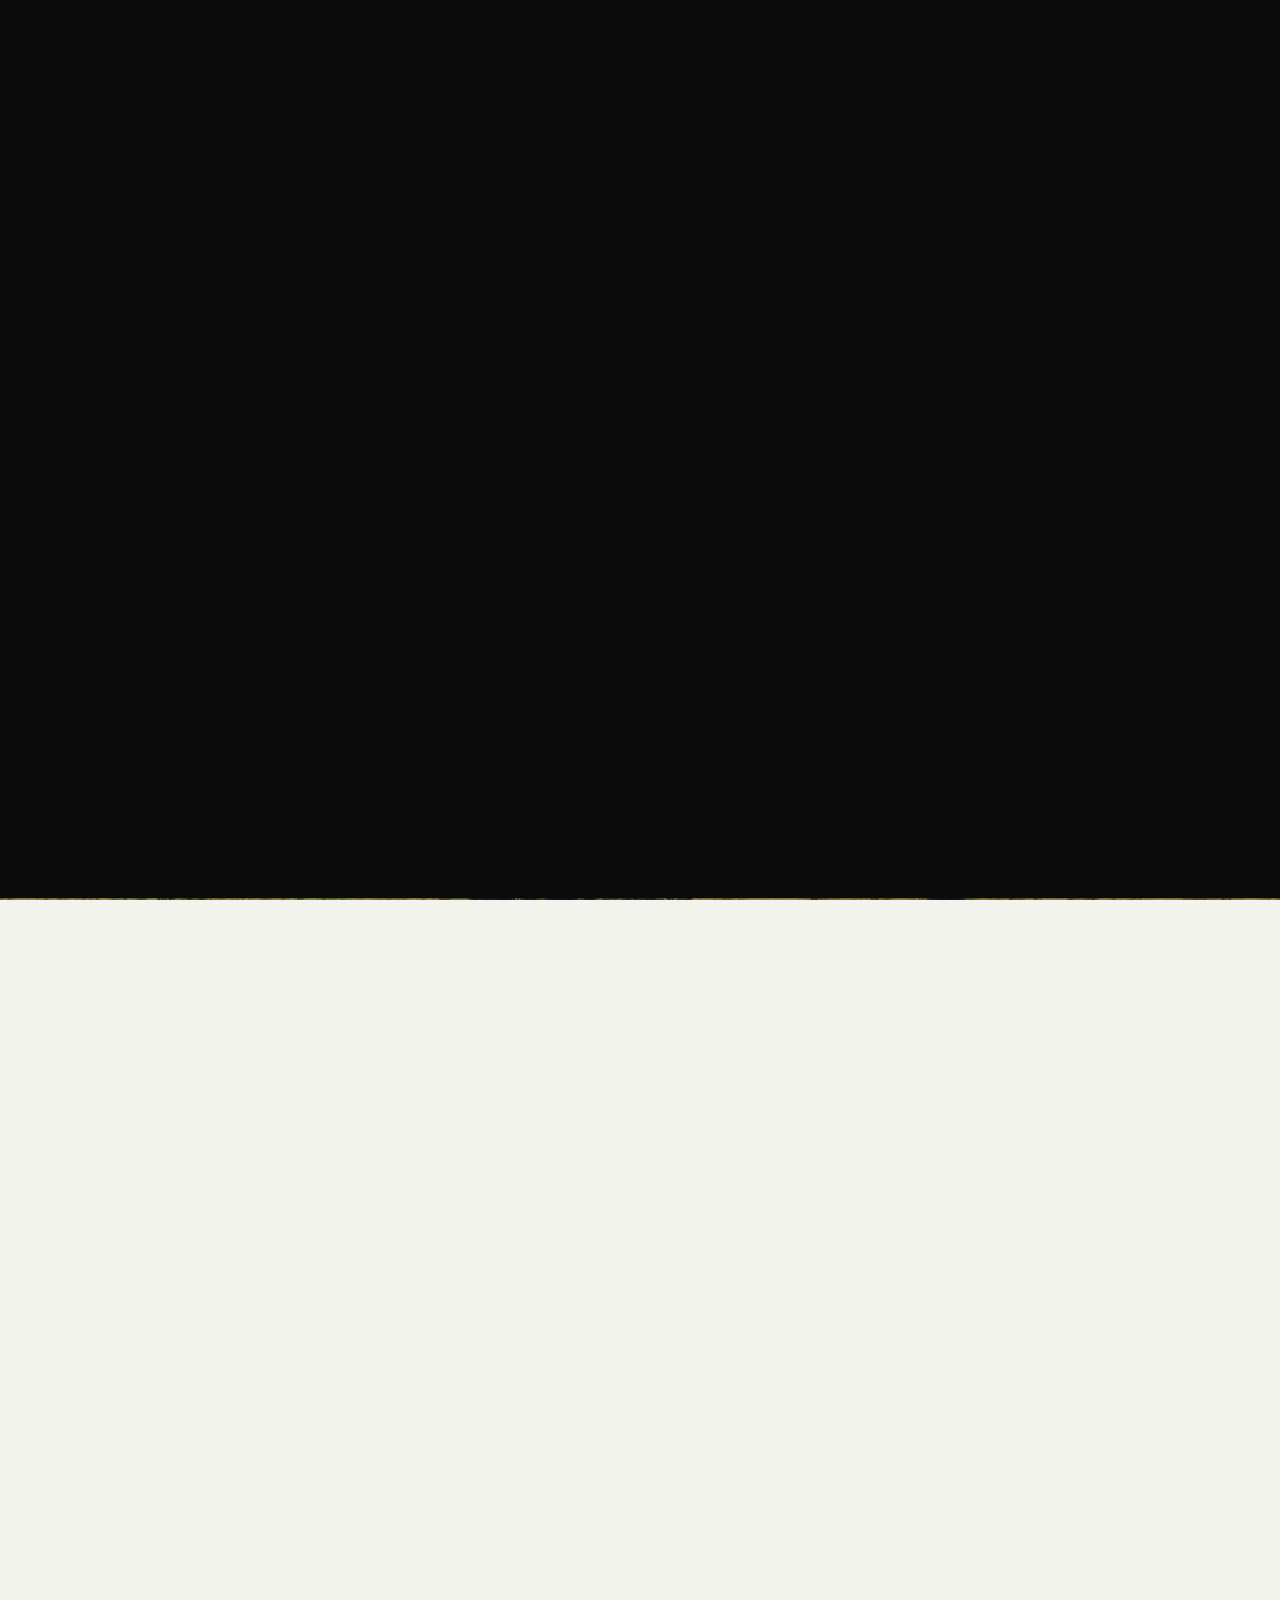
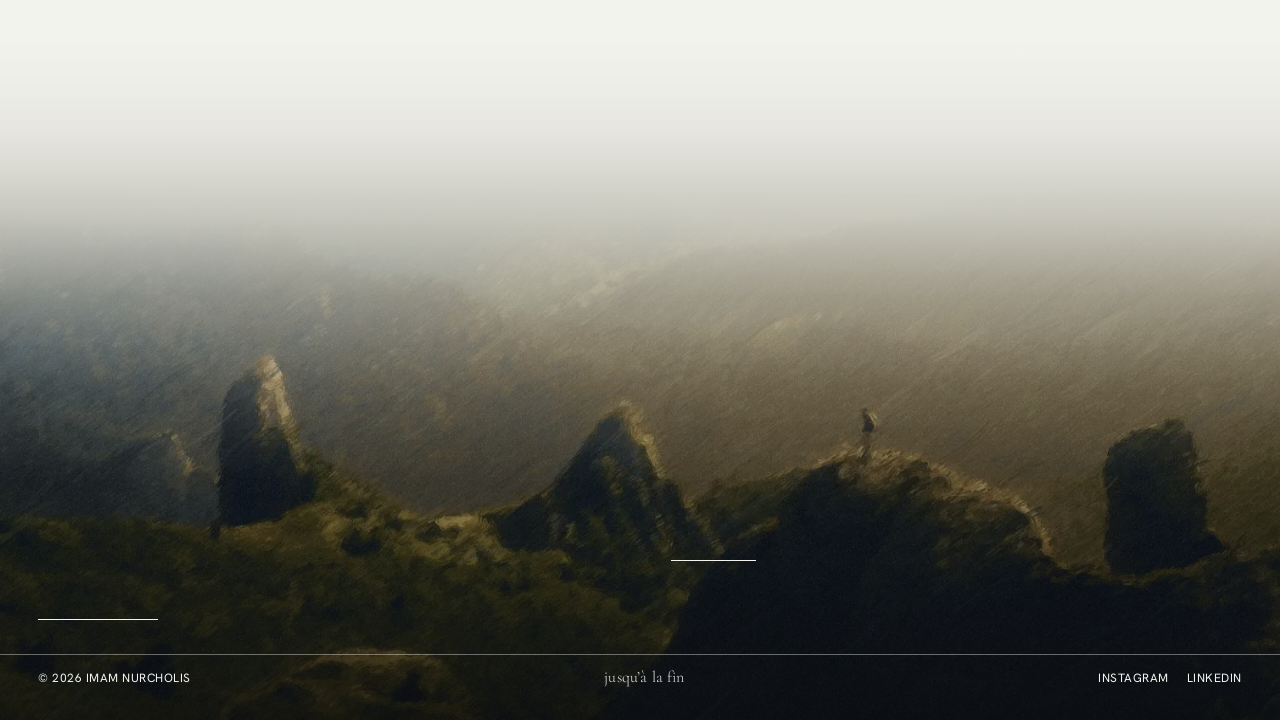
<file: index.html>
<!doctype html>
<html lang="en">
<head>
  <meta charset="utf-8">
  <meta name="viewport" content="width=device-width, initial-scale=1, viewport-fit=cover">
  <meta name="theme-color" content="#f3f3ee">
  <meta name="color-scheme" content="light">
  <meta http-equiv="Content-Security-Policy" content="default-src 'self'; script-src 'self' 'sha256-qOhFsq0QMV2REqNwk5hGH5bZE9SkX6gt6yeyKdYPv+U='; style-src 'self'; font-src 'self'; img-src 'self' https://is1-ssl.mzstatic.com; media-src 'self'; connect-src 'self'; object-src 'none'; base-uri 'self'; form-action 'none'; upgrade-insecure-requests">
  <meta name="referrer" content="strict-origin-when-cross-origin">
  <title>Imam Nurcholis</title>
  <meta name="description" content="Portfolio, photographs and writing by Imam Nurcholis.">
  <script>document.documentElement.classList.add("js")</script>
  <link rel="preload" href="assets/fonts/hanken-grotesk-latin.woff2" as="font" type="font/woff2" crossorigin>
  <link rel="preload" href="assets/fonts/cormorant-garamond-latin.woff2" as="font" type="font/woff2" crossorigin>
  <link rel="icon" href="favicon.ico?v=4" sizes="any">
  <link rel="icon" href="favicon-32.png?v=4" type="image/png" sizes="32x32">
  <link rel="icon" href="favicon.svg?v=4" type="image/svg+xml">
  <link rel="apple-touch-icon" href="apple-touch-icon.png?v=4">
  <link rel="stylesheet" href="assets/css/style.css?v=20261121a">
</head>
<body class="home">
  <main>
    <section class="stage" aria-label="Introduction">
      <div class="hero-bg"><img src="images/hero-painted-2.webp" alt="" fetchpriority="high" decoding="async"></div>
      <div class="lines" aria-hidden="true"><i class="v v1"></i><i class="v v2"></i><i class="h"></i></div>
      <nav class="tiles" aria-label="Sections"></nav>
      <div class="titles">
        <h1 class="title title--name"></h1>
        <p class="title title--index" aria-hidden="true"></p>
      </div>
      <div class="hero-meta small">
        <span class="meta-role"></span>
        <span class="r scroll-cue"><i></i>Scroll</span>
        <a class="c credit" target="_blank" rel="noopener"></a>
      </div>
    </section>
  </main>

  <script src="assets/vendor/gsap.min.js?v=3.12.5"></script>
  <script src="assets/vendor/ScrollTrigger.min.js?v=3.12.5"></script>
  <script src="assets/vendor/lenis.min.js?v=1.1.13"></script>
  <script src="assets/js/content.js?v=20261121a"></script>
  <script src="assets/js/main.js?v=20261121a"></script>
  <script src="assets/js/home.js?v=20261121a"></script>
  <script src="assets/js/ascii-field.js?v=20261121a"></script>
</body>
</html>
</file>
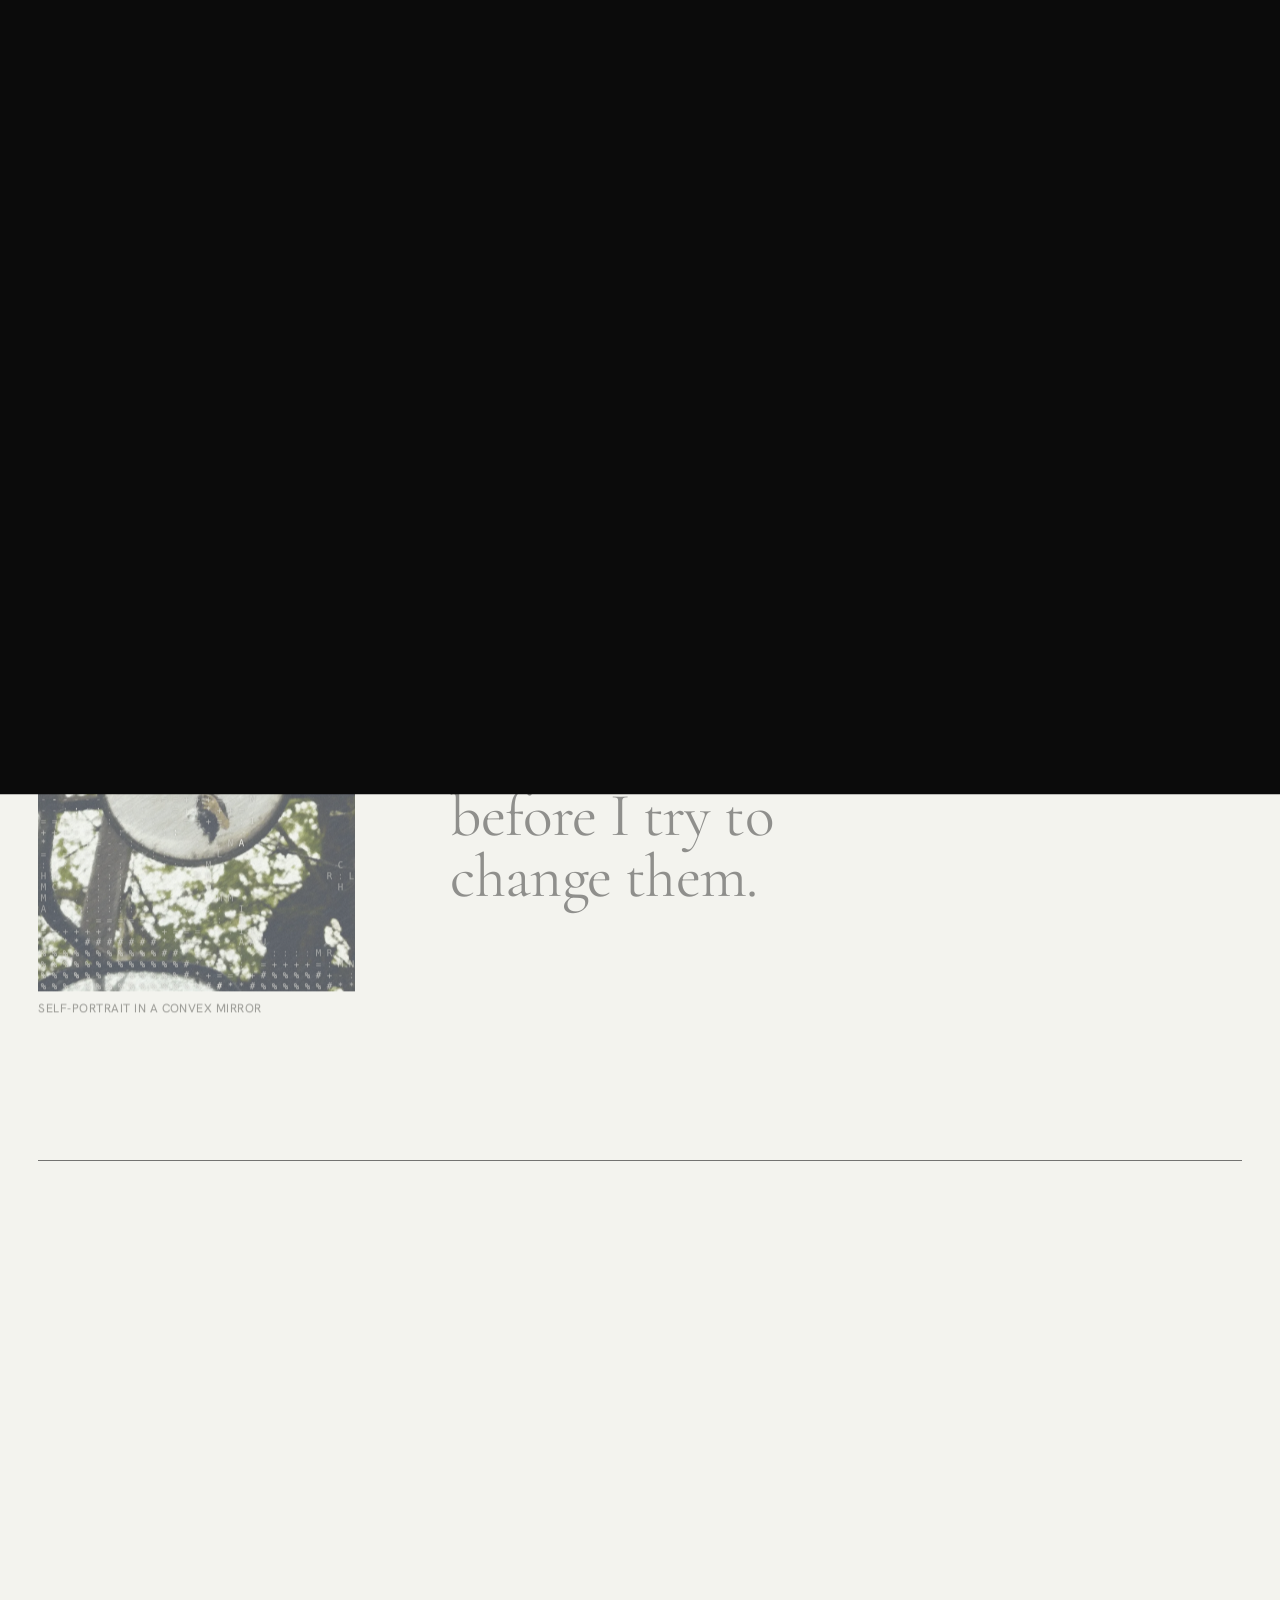
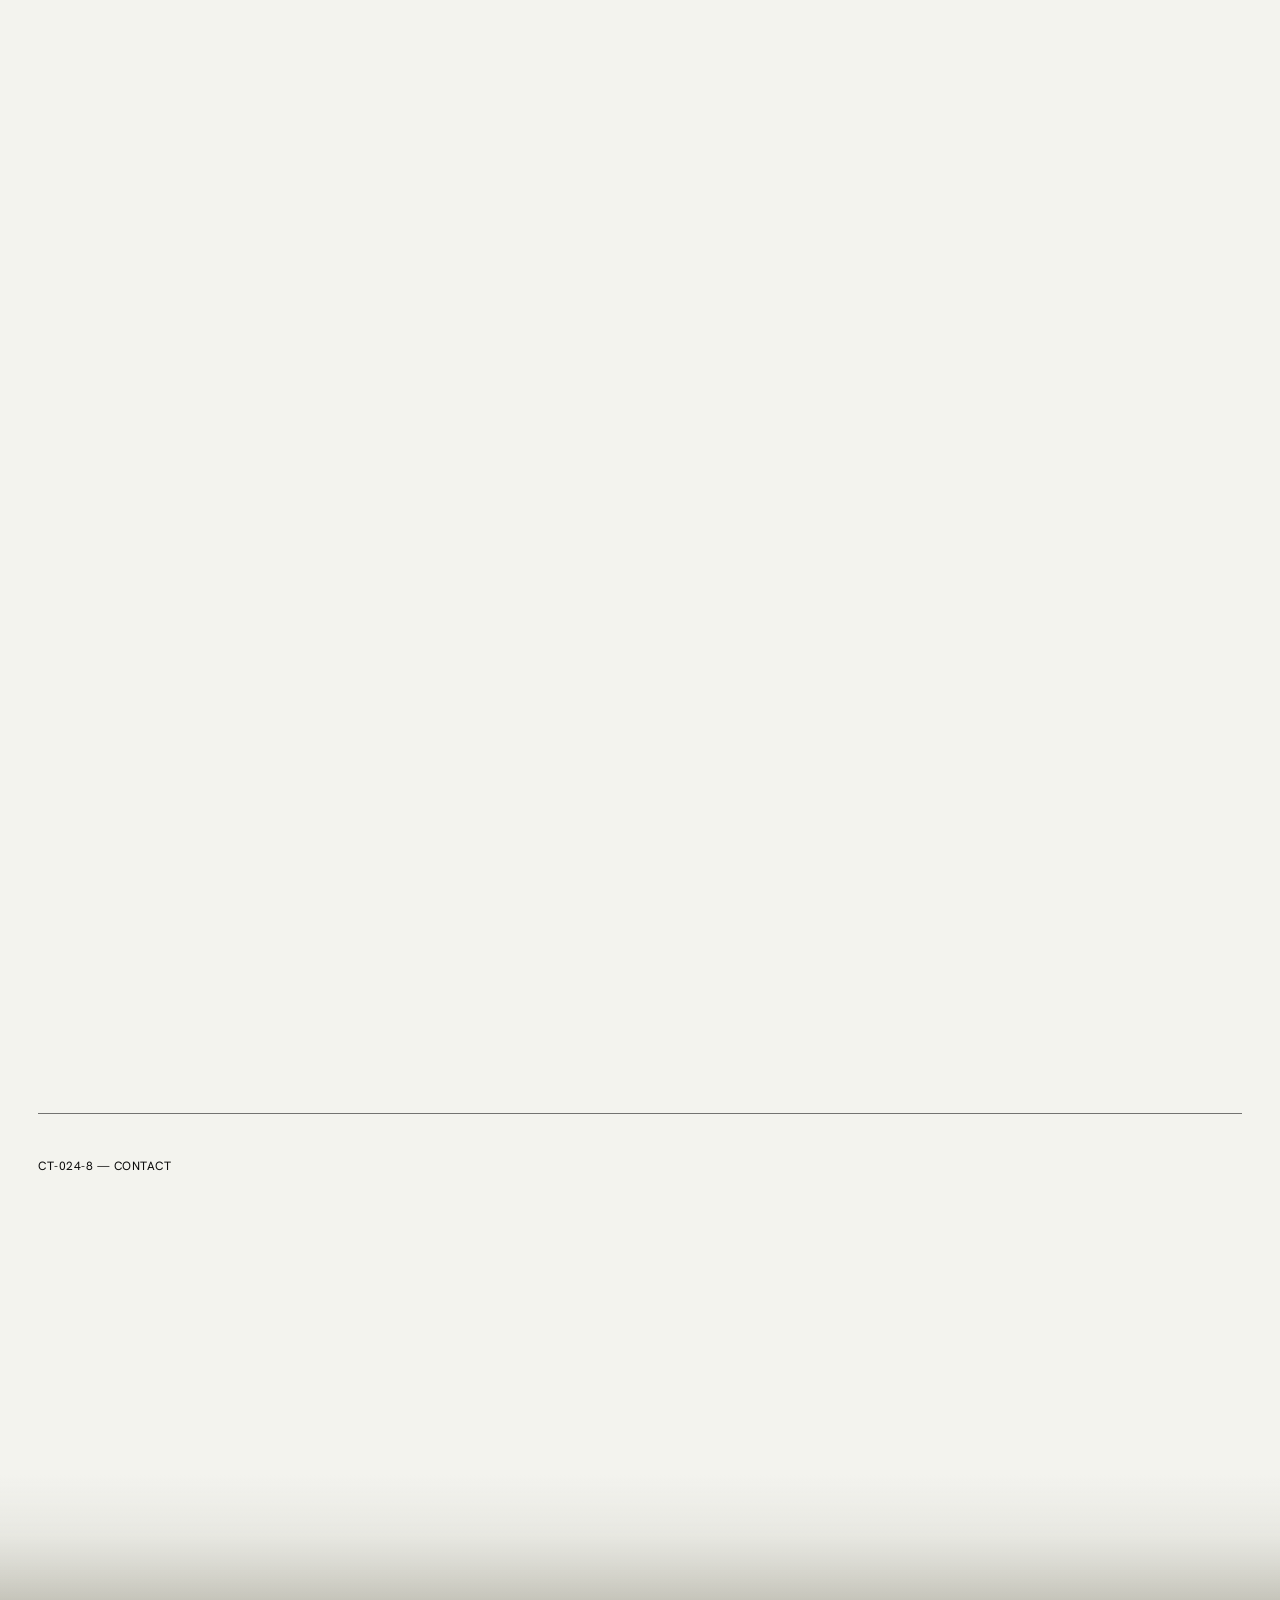
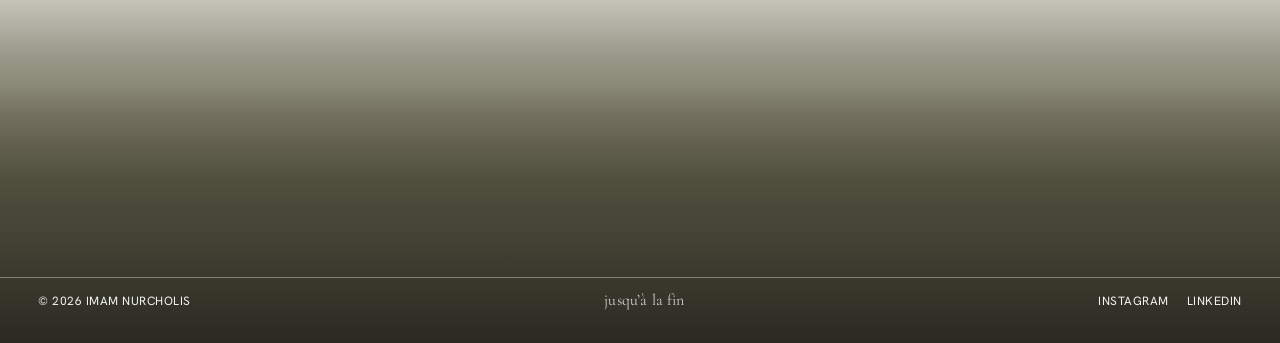
<file: about.html>
<!doctype html>
<html lang="en">
<head>
  <meta charset="utf-8">
  <meta name="viewport" content="width=device-width, initial-scale=1, viewport-fit=cover">
  <meta name="theme-color" content="#f3f3ee">
  <meta name="color-scheme" content="light">
  <meta http-equiv="Content-Security-Policy" content="default-src 'self'; script-src 'self' 'sha256-qOhFsq0QMV2REqNwk5hGH5bZE9SkX6gt6yeyKdYPv+U='; style-src 'self'; font-src 'self'; img-src 'self' https://is1-ssl.mzstatic.com; media-src 'self'; connect-src 'self'; object-src 'none'; base-uri 'self'; form-action 'none'; upgrade-insecure-requests">
  <meta name="referrer" content="strict-origin-when-cross-origin">
  <title>About — Imam Nurcholis</title>
  <script>document.documentElement.classList.add("js")</script>
  <link rel="preload" href="assets/fonts/hanken-grotesk-latin.woff2" as="font" type="font/woff2" crossorigin>
  <link rel="preload" href="assets/fonts/cormorant-garamond-latin.woff2" as="font" type="font/woff2" crossorigin>
  <link rel="icon" href="favicon.ico?v=4" sizes="any">
  <link rel="icon" href="favicon-32.png?v=4" type="image/png" sizes="32x32">
  <link rel="icon" href="favicon.svg?v=4" type="image/svg+xml">
  <link rel="apple-touch-icon" href="apple-touch-icon.png?v=4">
  <link rel="stylesheet" href="assets/css/style.css?v=20261121a">
</head>
<body data-page="about">
  <header class="topbar small"><a href="index.html">Imam Nurcholis</a><span class="page-code"></span></header>
  <main class="page" id="page"></main>
  <script src="assets/vendor/gsap.min.js?v=3.12.5"></script>
  <script src="assets/vendor/ScrollTrigger.min.js?v=3.12.5"></script>
  <script src="assets/vendor/lenis.min.js?v=1.1.13"></script>
  <script src="assets/js/content.js?v=20261121a"></script>
  <script src="assets/js/main.js?v=20261121a"></script>
  <script src="assets/js/pages.js?v=20261121a"></script>
  <script src="assets/js/ascii-field.js?v=20261121a"></script>
</body>
</html>
</file>
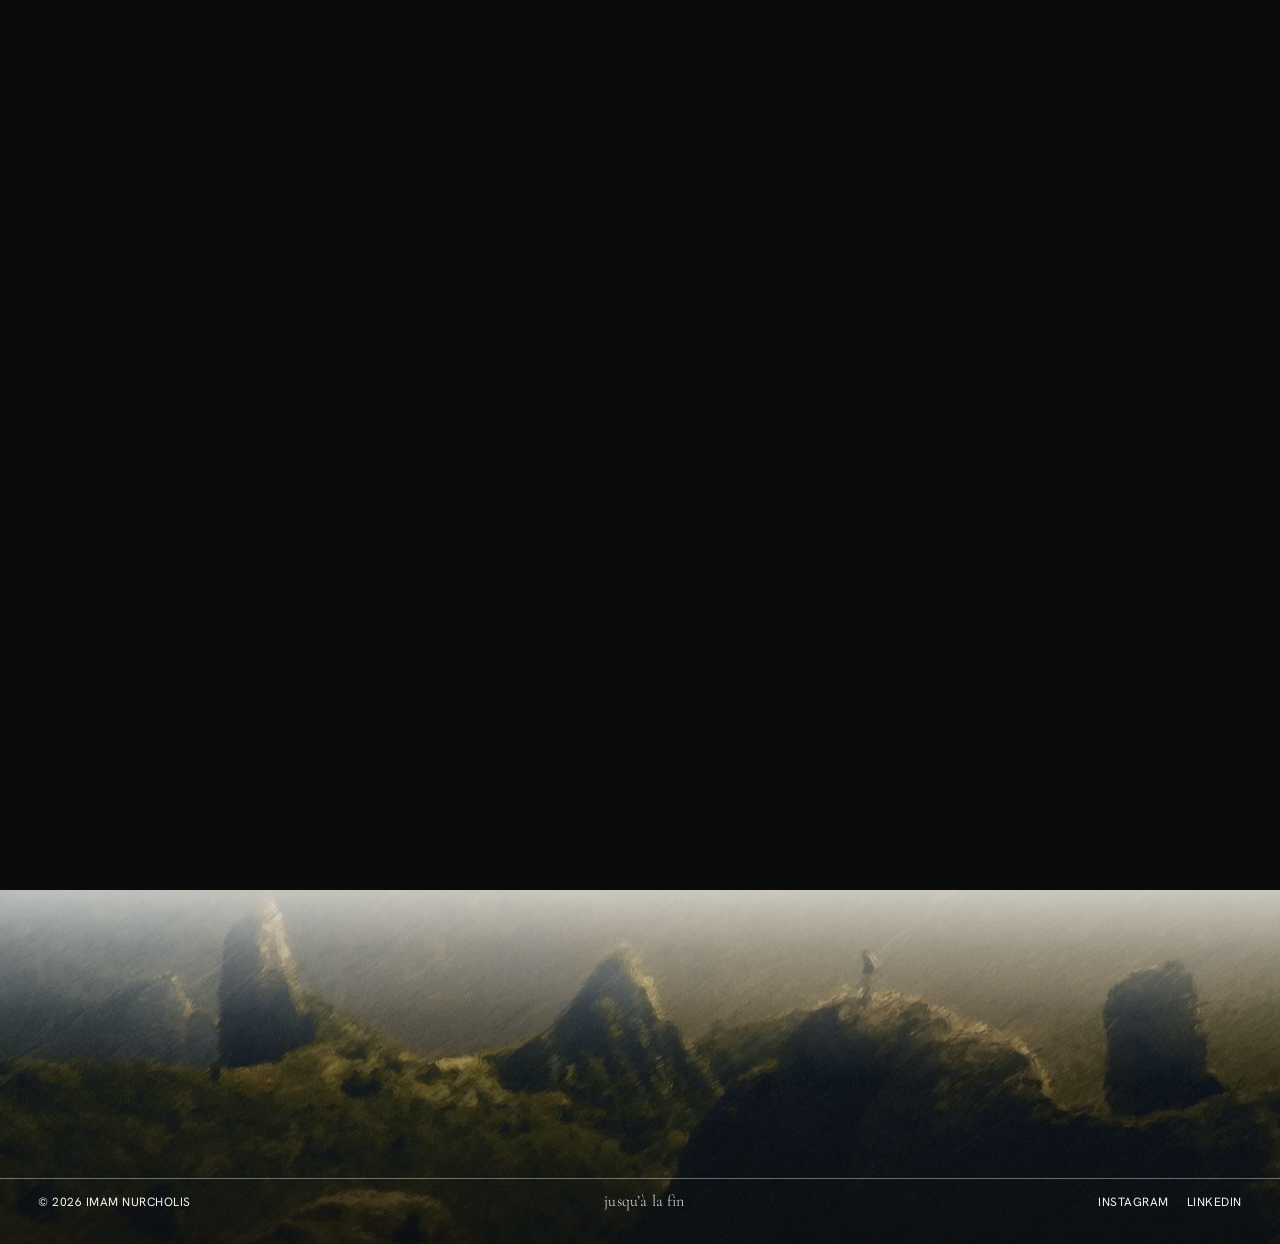
<file: article.html>
<!doctype html>
<html lang="en">
<head>
  <meta charset="utf-8">
  <meta name="viewport" content="width=device-width, initial-scale=1, viewport-fit=cover">
  <meta name="theme-color" content="#f3f3ee">
  <meta name="color-scheme" content="light">
  <meta http-equiv="Content-Security-Policy" content="default-src 'self'; script-src 'self' 'sha256-qOhFsq0QMV2REqNwk5hGH5bZE9SkX6gt6yeyKdYPv+U='; style-src 'self'; font-src 'self'; img-src 'self' https://is1-ssl.mzstatic.com; media-src 'self'; connect-src 'self'; object-src 'none'; base-uri 'self'; form-action 'none'; upgrade-insecure-requests">
  <meta name="referrer" content="strict-origin-when-cross-origin">
  <title>Writing — Imam Nurcholis</title>
  <script>document.documentElement.classList.add("js")</script>
  <link rel="preload" href="assets/fonts/hanken-grotesk-latin.woff2" as="font" type="font/woff2" crossorigin>
  <link rel="preload" href="assets/fonts/cormorant-garamond-latin.woff2" as="font" type="font/woff2" crossorigin>
  <link rel="icon" href="favicon.ico?v=4" sizes="any">
  <link rel="icon" href="favicon-32.png?v=4" type="image/png" sizes="32x32">
  <link rel="icon" href="favicon.svg?v=4" type="image/svg+xml">
  <link rel="apple-touch-icon" href="apple-touch-icon.png?v=4">
  <link rel="stylesheet" href="assets/css/style.css?v=20261121a">
</head>
<body data-page="article">
  <header class="topbar small"><a href="index.html">Imam Nurcholis</a><span class="page-code"></span></header>
  <main class="page" id="page"></main>
  <script src="assets/vendor/gsap.min.js?v=3.12.5"></script>
  <script src="assets/vendor/ScrollTrigger.min.js?v=3.12.5"></script>
  <script src="assets/vendor/lenis.min.js?v=1.1.13"></script>
  <script src="assets/js/content.js?v=20261121a"></script>
  <script src="assets/js/main.js?v=20261121a"></script>
  <script src="assets/js/pages.js?v=20261121a"></script>
</body>
</html>
</file>
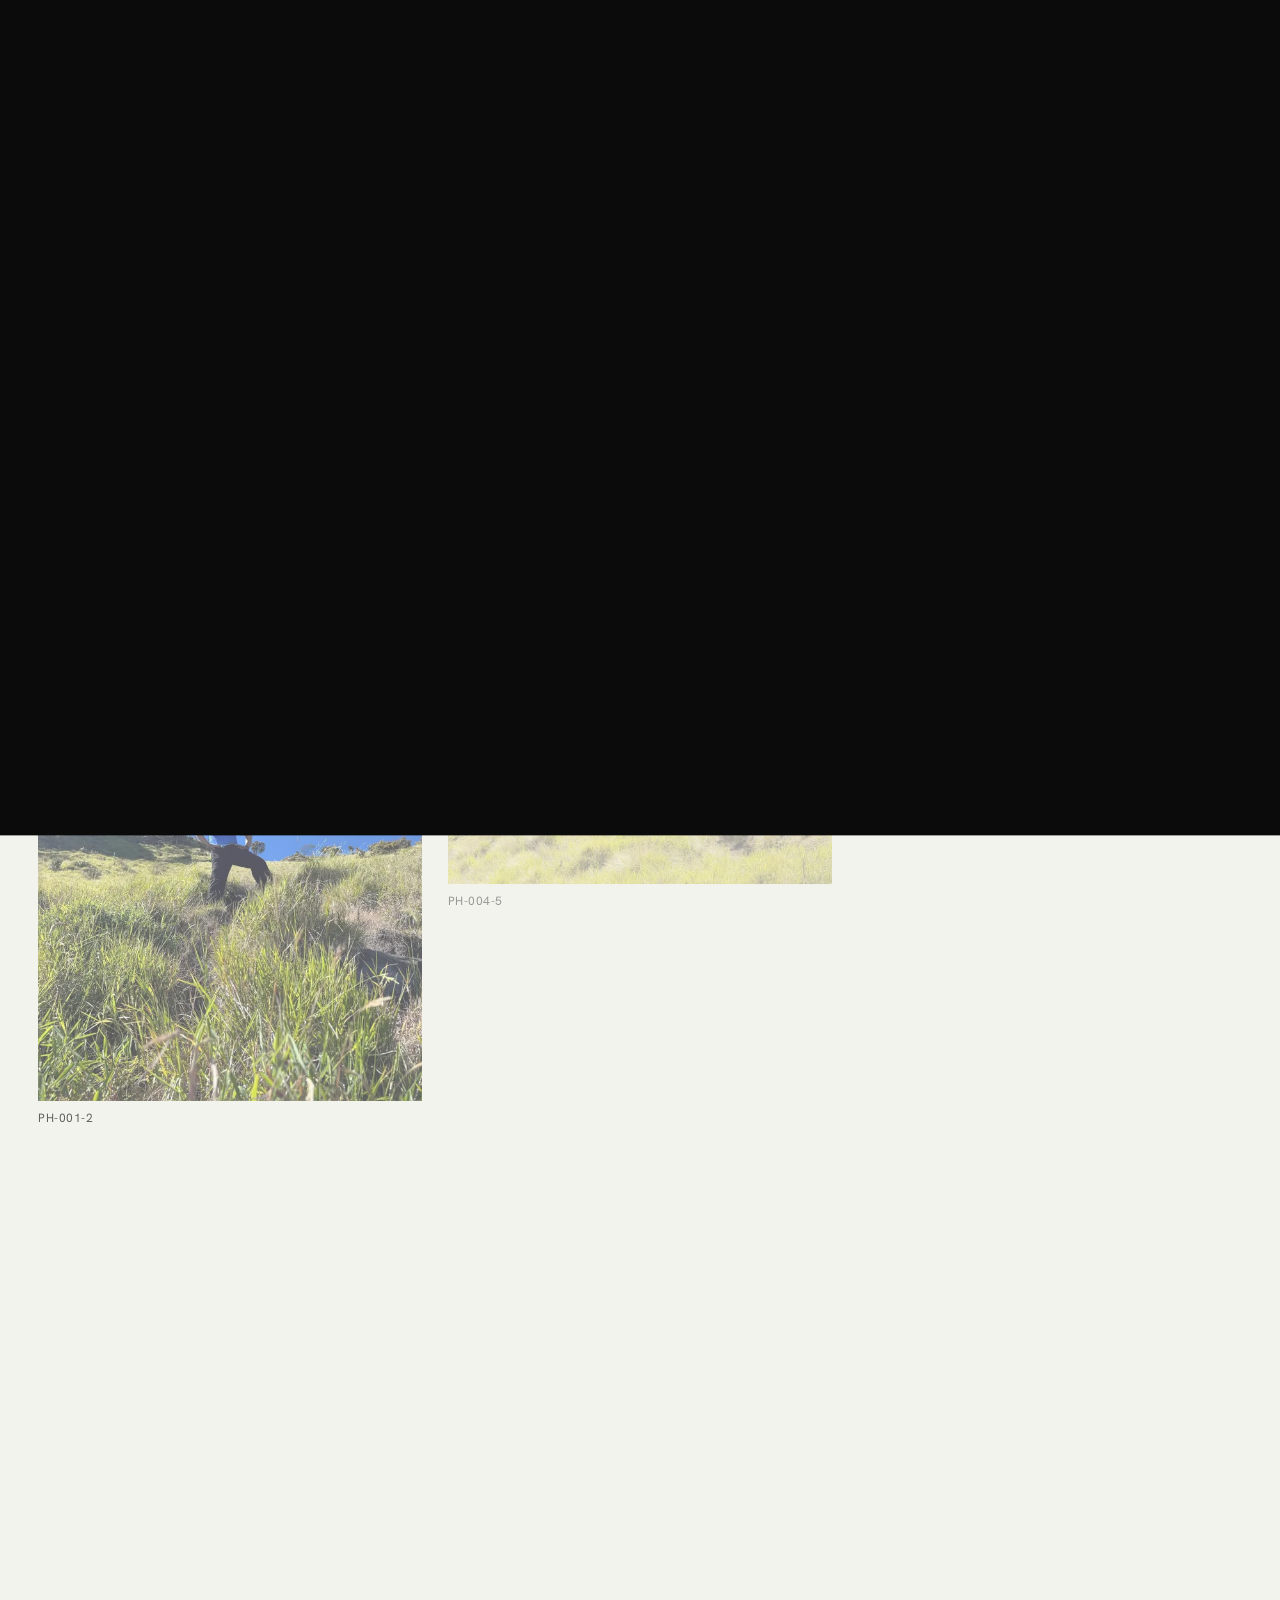
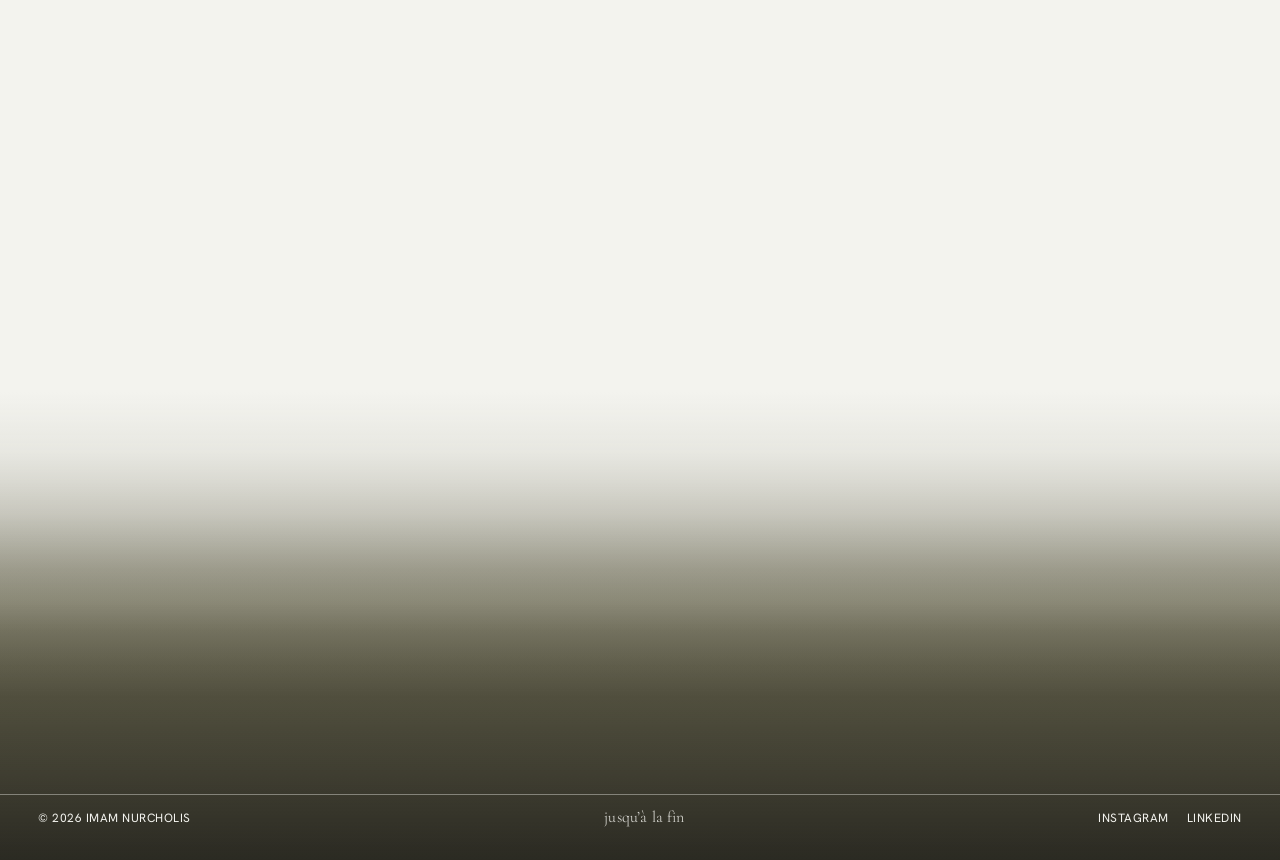
<file: photos.html>
<!doctype html>
<html lang="en">
<head>
  <meta charset="utf-8">
  <meta name="viewport" content="width=device-width, initial-scale=1, viewport-fit=cover">
  <meta name="theme-color" content="#f3f3ee">
  <meta name="color-scheme" content="light">
  <meta http-equiv="Content-Security-Policy" content="default-src 'self'; script-src 'self' 'sha256-qOhFsq0QMV2REqNwk5hGH5bZE9SkX6gt6yeyKdYPv+U='; style-src 'self'; font-src 'self'; img-src 'self' https://is1-ssl.mzstatic.com; media-src 'self'; connect-src 'self'; object-src 'none'; base-uri 'self'; form-action 'none'; upgrade-insecure-requests">
  <meta name="referrer" content="strict-origin-when-cross-origin">
  <title>Gallery — Imam Nurcholis</title>
  <script>document.documentElement.classList.add("js")</script>
  <link rel="preload" href="assets/fonts/hanken-grotesk-latin.woff2" as="font" type="font/woff2" crossorigin>
  <link rel="preload" href="assets/fonts/cormorant-garamond-latin.woff2" as="font" type="font/woff2" crossorigin>
  <link rel="icon" href="favicon.ico?v=4" sizes="any">
  <link rel="icon" href="favicon-32.png?v=4" type="image/png" sizes="32x32">
  <link rel="icon" href="favicon.svg?v=4" type="image/svg+xml">
  <link rel="apple-touch-icon" href="apple-touch-icon.png?v=4">
  <link rel="stylesheet" href="assets/css/style.css?v=20261121a">
</head>
<body data-page="photos">
  <header class="topbar small"><a href="index.html">Imam Nurcholis</a><span class="page-code"></span></header>
  <main class="page" id="page"></main>
  <script src="assets/vendor/gsap.min.js?v=3.12.5"></script>
  <script src="assets/vendor/ScrollTrigger.min.js?v=3.12.5"></script>
  <script src="assets/vendor/lenis.min.js?v=1.1.13"></script>
  <script src="assets/js/content.js?v=20261121a"></script>
  <script src="assets/js/main.js?v=20261121a"></script>
  <script src="assets/js/pages.js?v=20261121a"></script>
</body>
</html>
</file>
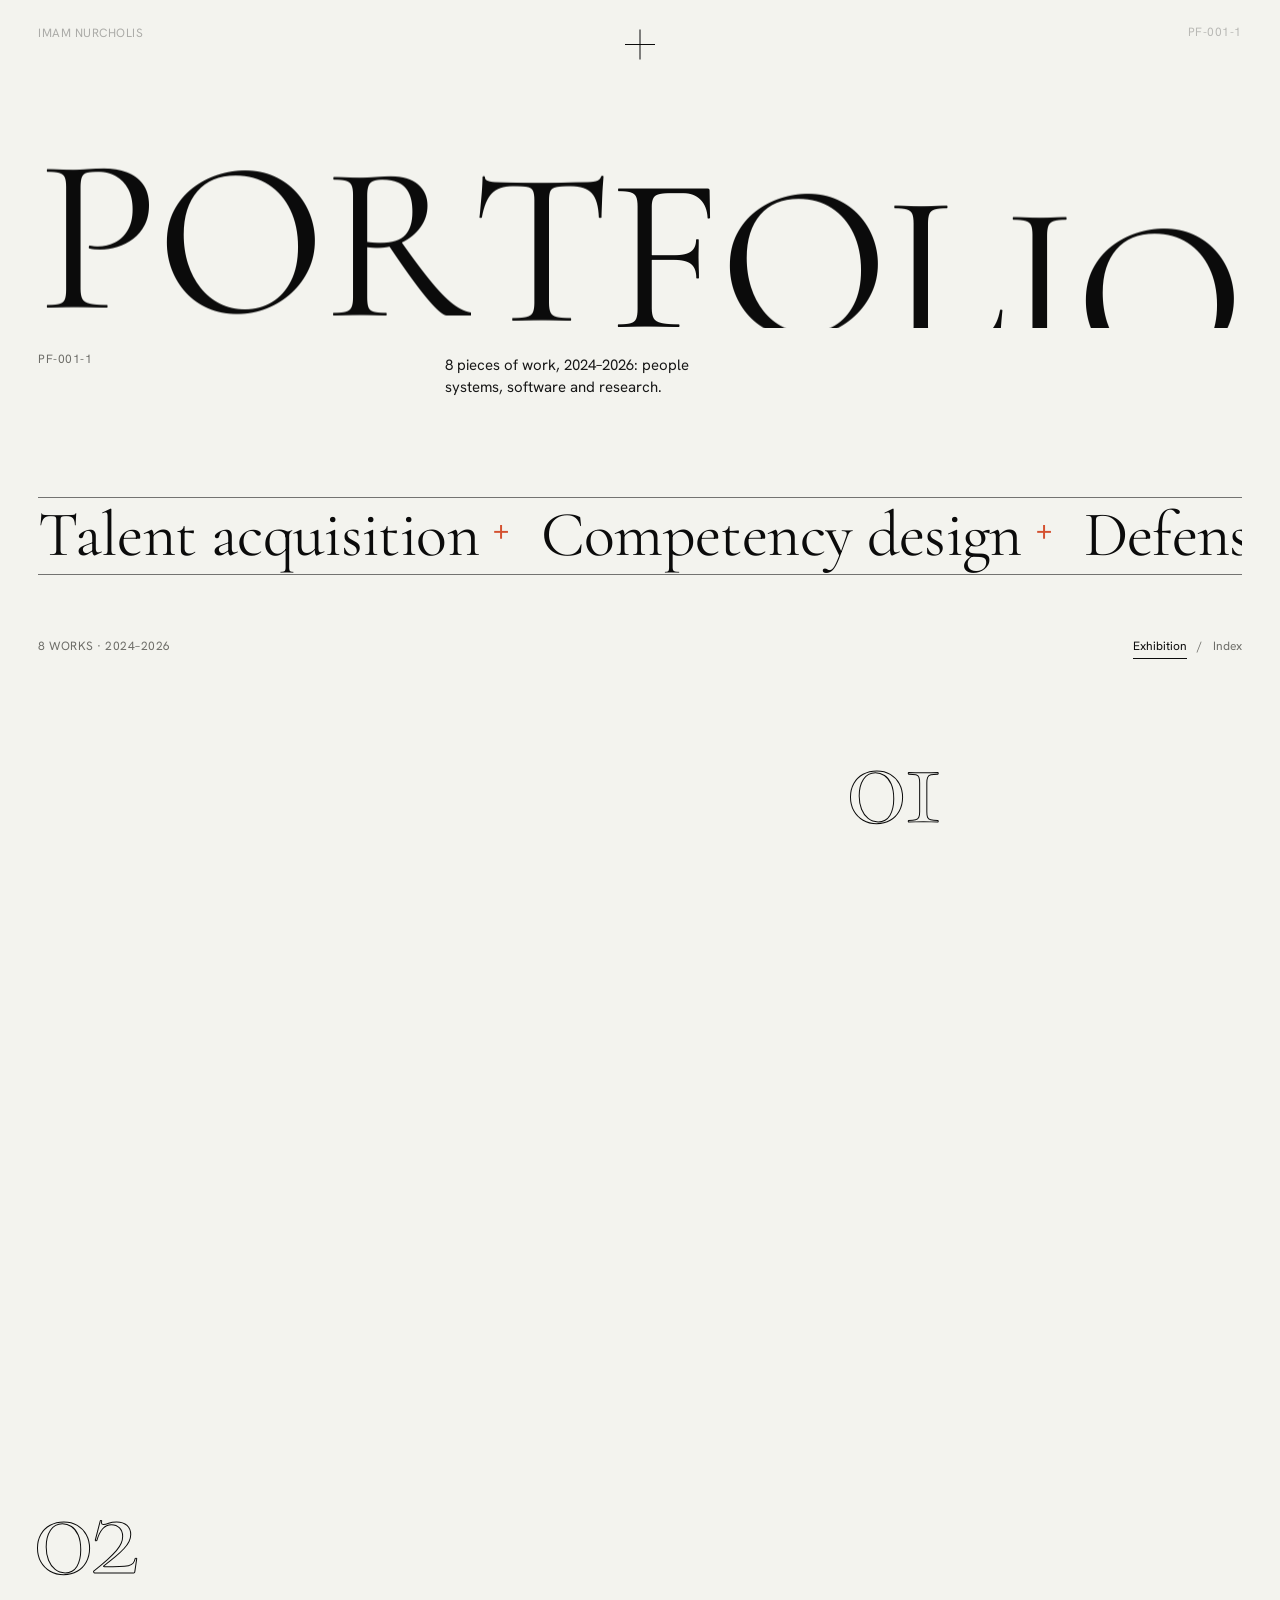
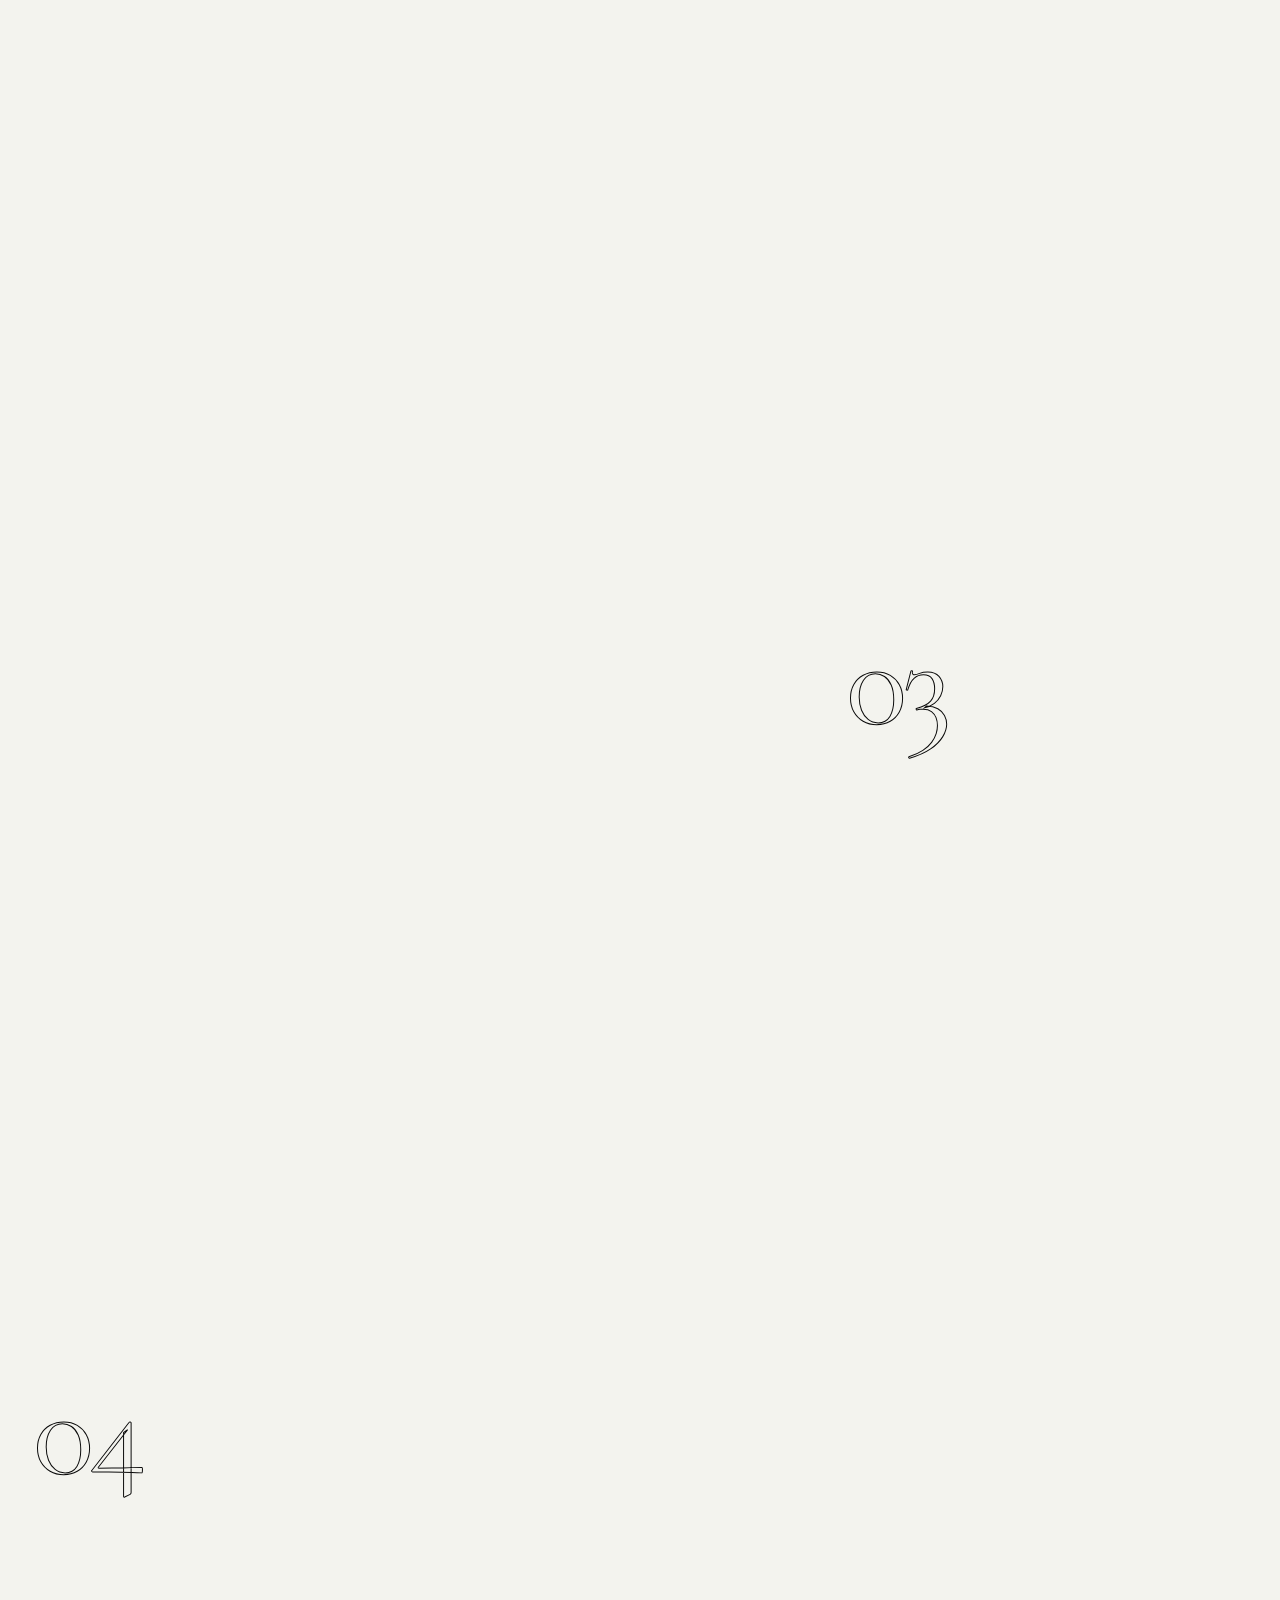
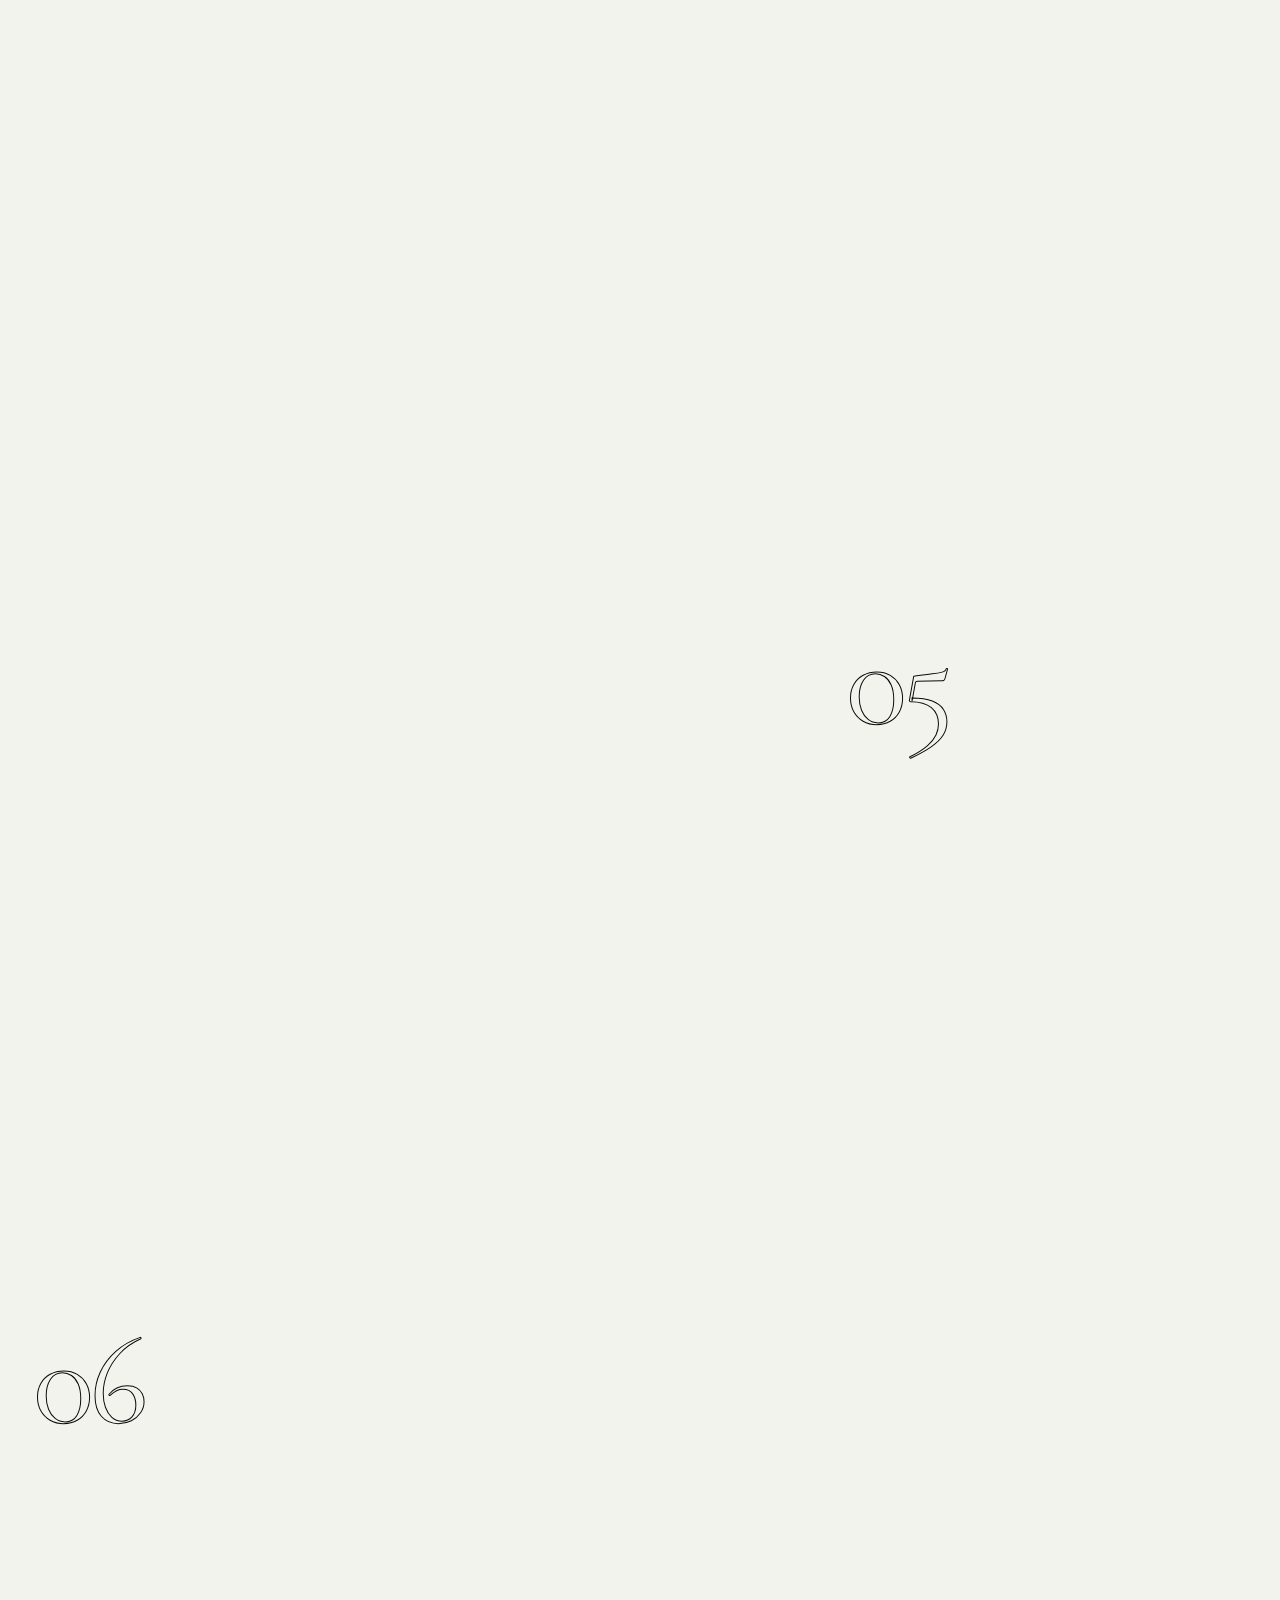
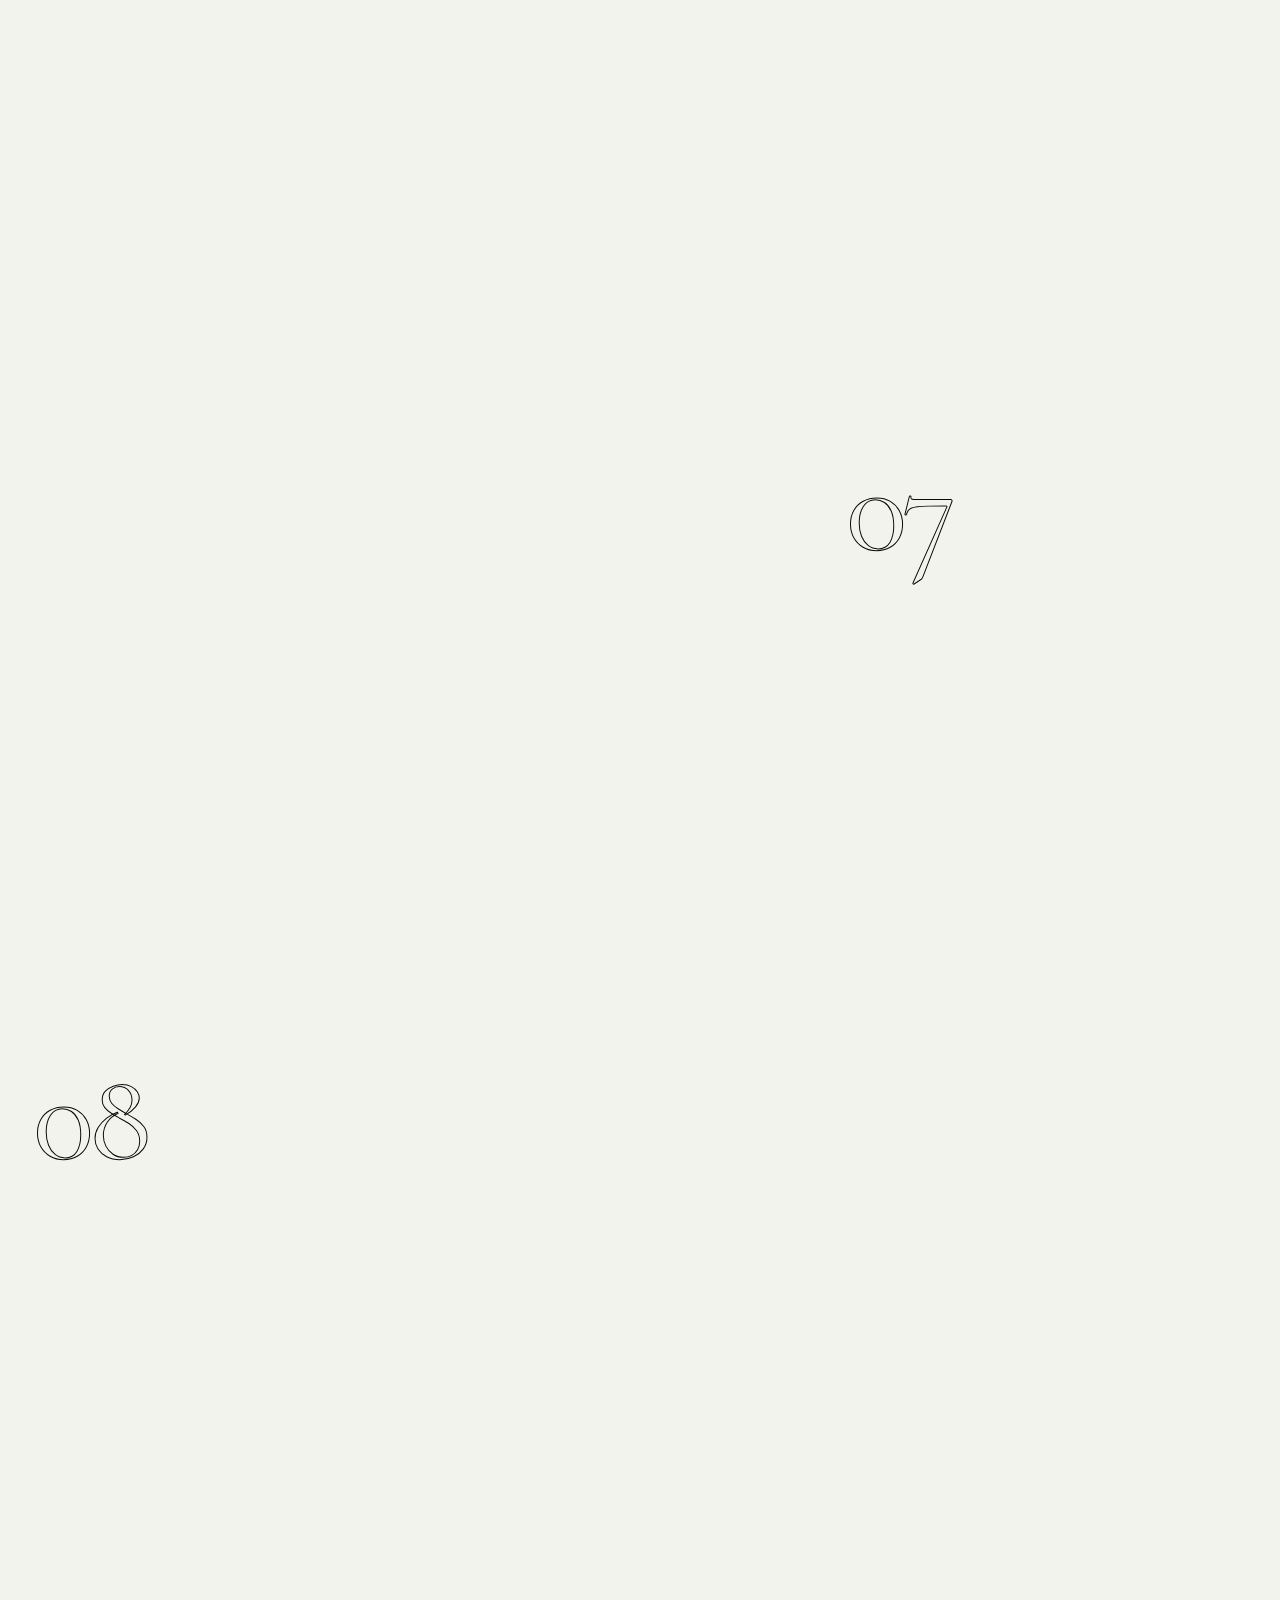
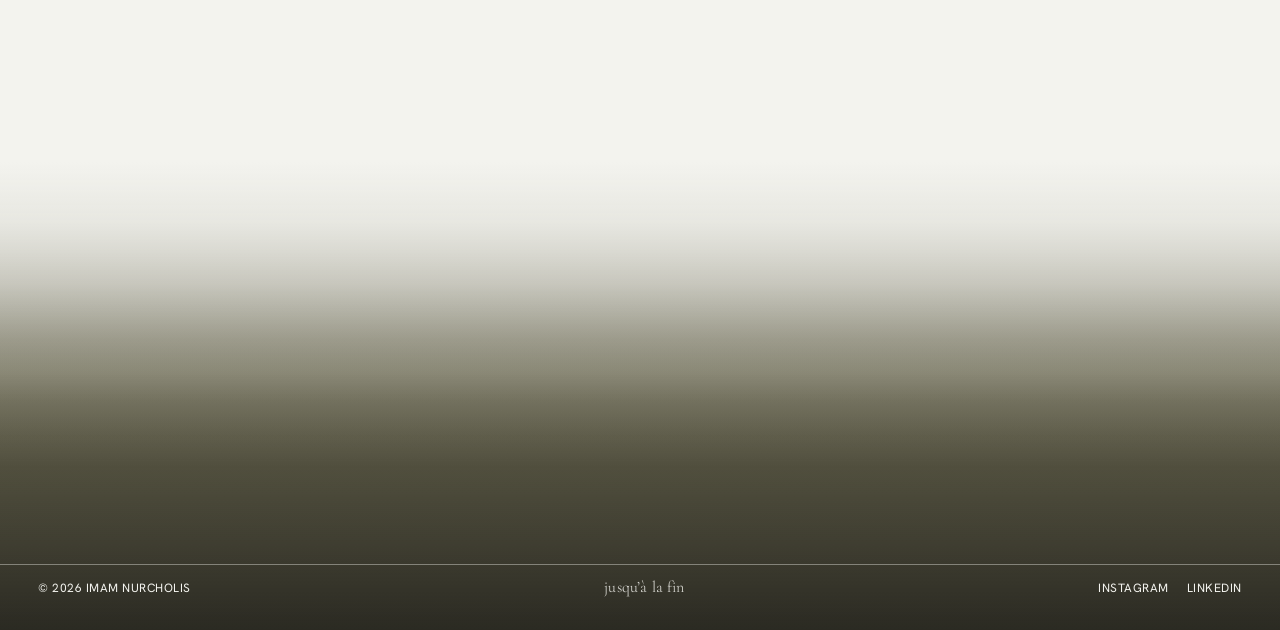
<file: portfolio.html>
<!doctype html>
<html lang="en">
<head>
  <meta charset="utf-8">
  <meta name="viewport" content="width=device-width, initial-scale=1, viewport-fit=cover">
  <meta name="theme-color" content="#f3f3ee">
  <meta name="color-scheme" content="light">
  <meta http-equiv="Content-Security-Policy" content="default-src 'self'; script-src 'self' 'sha256-qOhFsq0QMV2REqNwk5hGH5bZE9SkX6gt6yeyKdYPv+U='; style-src 'self'; font-src 'self'; img-src 'self' https://is1-ssl.mzstatic.com; media-src 'self'; connect-src 'self'; object-src 'none'; base-uri 'self'; form-action 'none'; upgrade-insecure-requests">
  <meta name="referrer" content="strict-origin-when-cross-origin">
  <title>Portfolio — Imam Nurcholis</title>
  <script>document.documentElement.classList.add("js")</script>
  <link rel="preload" href="assets/fonts/hanken-grotesk-latin.woff2" as="font" type="font/woff2" crossorigin>
  <link rel="preload" href="assets/fonts/cormorant-garamond-latin.woff2" as="font" type="font/woff2" crossorigin>
  <link rel="icon" href="favicon.ico?v=4" sizes="any">
  <link rel="icon" href="favicon-32.png?v=4" type="image/png" sizes="32x32">
  <link rel="icon" href="favicon.svg?v=4" type="image/svg+xml">
  <link rel="apple-touch-icon" href="apple-touch-icon.png?v=4">
  <link rel="stylesheet" href="assets/css/style.css?v=20261121a">
</head>
<body data-page="portfolio">
  <header class="topbar small"><a href="index.html">Imam Nurcholis</a><span class="page-code"></span></header>
  <main class="page" id="page"></main>
  <script src="assets/vendor/gsap.min.js?v=3.12.5"></script>
  <script src="assets/vendor/ScrollTrigger.min.js?v=3.12.5"></script>
  <script src="assets/vendor/lenis.min.js?v=1.1.13"></script>
  <script src="assets/js/content.js?v=20261121a"></script>
  <script src="assets/js/main.js?v=20261121a"></script>
  <script src="assets/js/pages.js?v=20261121a"></script>
</body>
</html>
</file>
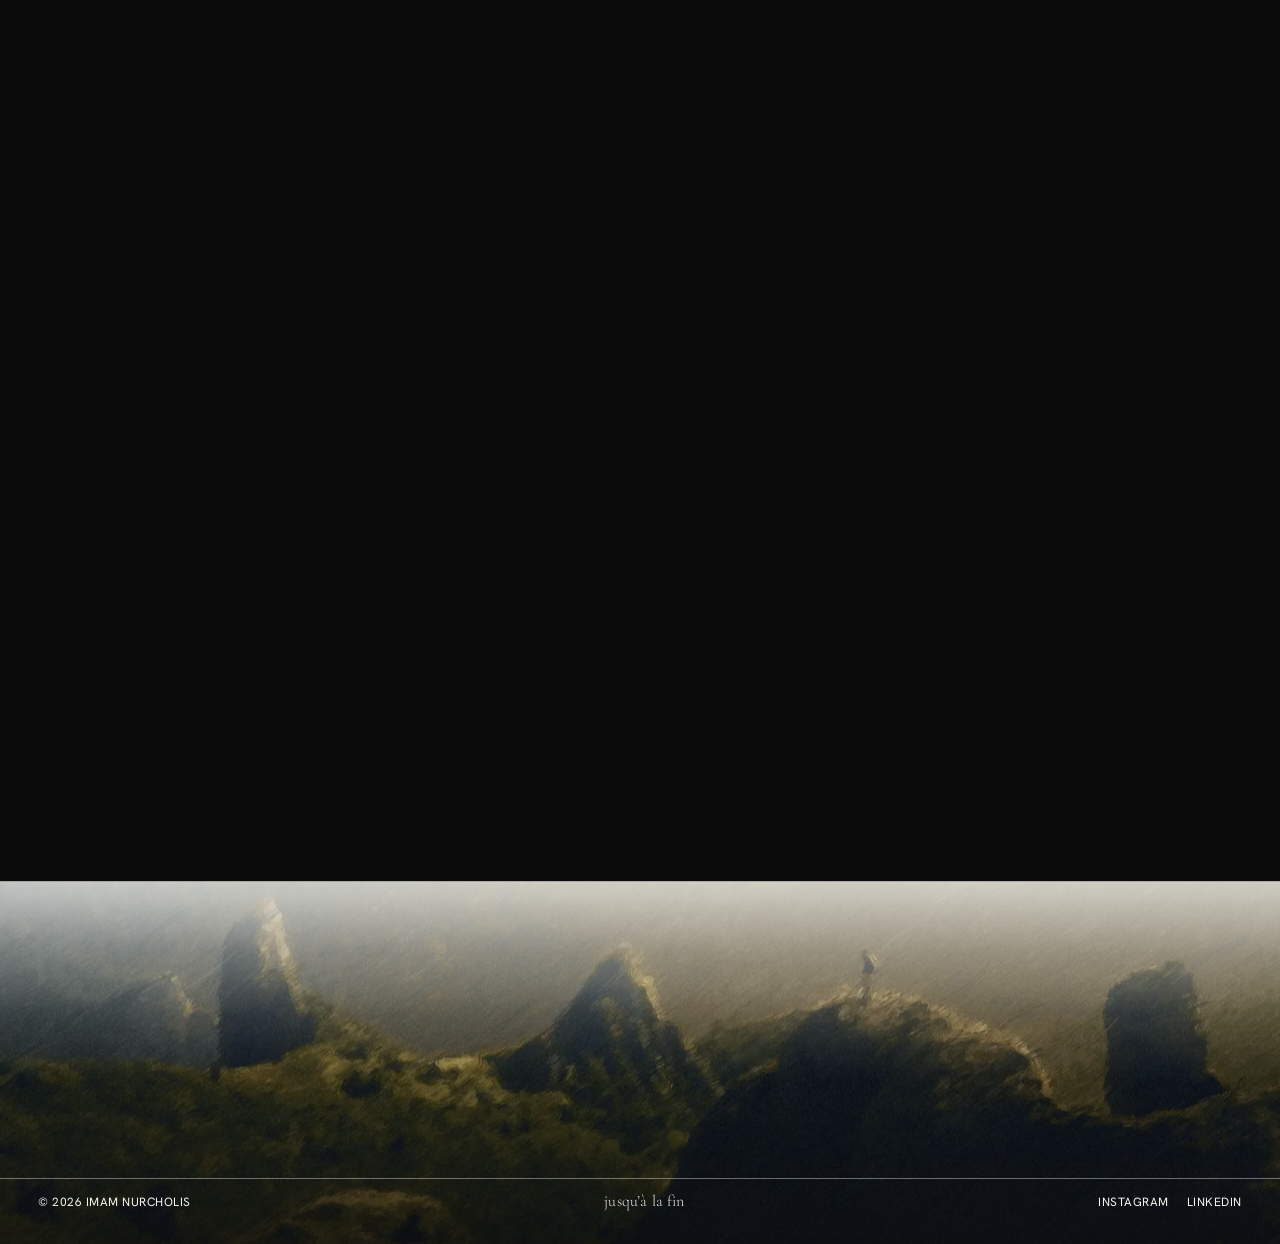
<file: project.html>
<!doctype html>
<html lang="en">
<head>
  <meta charset="utf-8">
  <meta name="viewport" content="width=device-width, initial-scale=1, viewport-fit=cover">
  <meta name="theme-color" content="#f3f3ee">
  <meta name="color-scheme" content="light">
  <meta http-equiv="Content-Security-Policy" content="default-src 'self'; script-src 'self' 'sha256-qOhFsq0QMV2REqNwk5hGH5bZE9SkX6gt6yeyKdYPv+U='; style-src 'self'; font-src 'self'; img-src 'self' https://is1-ssl.mzstatic.com; media-src 'self'; connect-src 'self'; object-src 'none'; base-uri 'self'; form-action 'none'; upgrade-insecure-requests">
  <meta name="referrer" content="strict-origin-when-cross-origin">
  <title>Project — Imam Nurcholis</title>
  <script>document.documentElement.classList.add("js")</script>
  <link rel="preload" href="assets/fonts/hanken-grotesk-latin.woff2" as="font" type="font/woff2" crossorigin>
  <link rel="preload" href="assets/fonts/cormorant-garamond-latin.woff2" as="font" type="font/woff2" crossorigin>
  <link rel="icon" href="favicon.ico?v=4" sizes="any">
  <link rel="icon" href="favicon-32.png?v=4" type="image/png" sizes="32x32">
  <link rel="icon" href="favicon.svg?v=4" type="image/svg+xml">
  <link rel="apple-touch-icon" href="apple-touch-icon.png?v=4">
  <link rel="stylesheet" href="assets/css/style.css?v=20261121a">
</head>
<body data-page="project">
  <header class="topbar small"><a href="index.html">Imam Nurcholis</a><span class="page-code"></span></header>
  <main class="page" id="page"></main>
  <script src="assets/vendor/gsap.min.js?v=3.12.5"></script>
  <script src="assets/vendor/ScrollTrigger.min.js?v=3.12.5"></script>
  <script src="assets/vendor/lenis.min.js?v=1.1.13"></script>
  <script src="assets/js/content.js?v=20261121a"></script>
  <script src="assets/js/main.js?v=20261121a"></script>
  <script src="assets/js/pages.js?v=20261121a"></script>
</body>
</html>
</file>
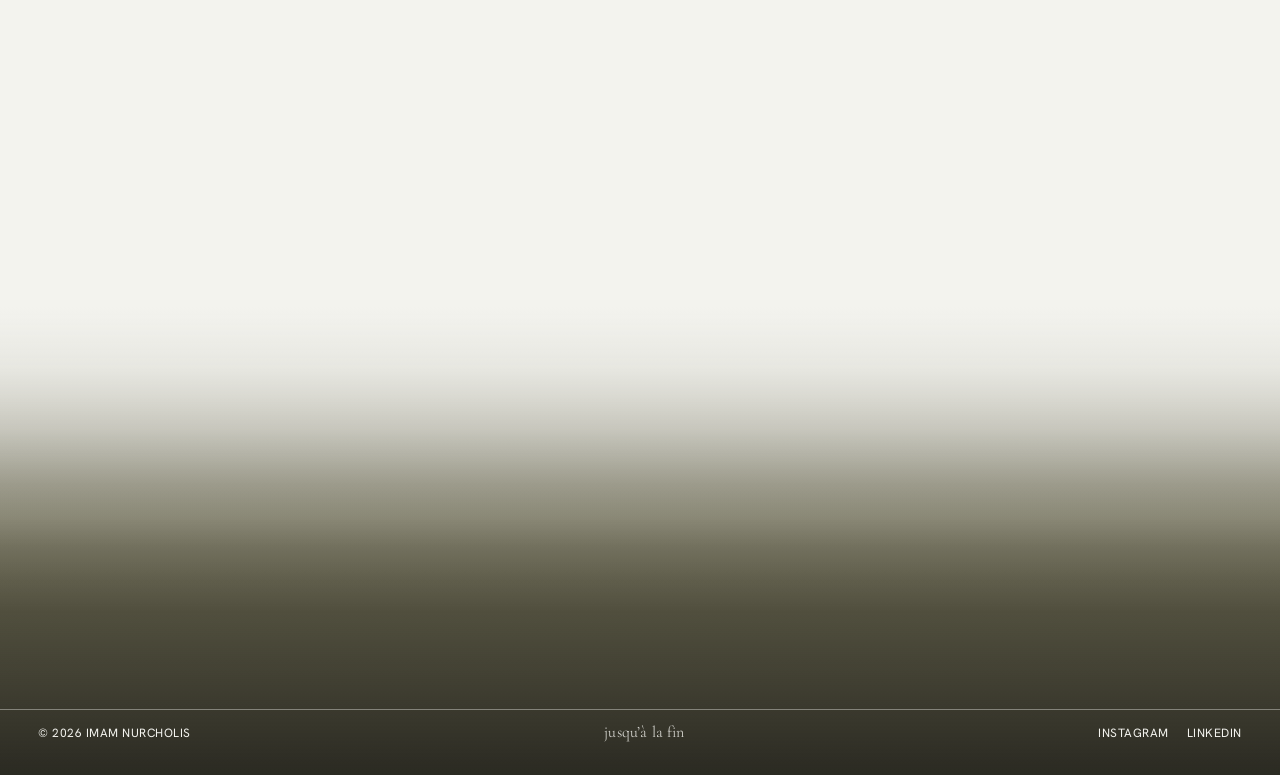
<file: writing.html>
<!doctype html>
<html lang="en">
<head>
  <meta charset="utf-8">
  <meta name="viewport" content="width=device-width, initial-scale=1, viewport-fit=cover">
  <meta name="theme-color" content="#f3f3ee">
  <meta name="color-scheme" content="light">
  <meta http-equiv="Content-Security-Policy" content="default-src 'self'; script-src 'self' 'sha256-qOhFsq0QMV2REqNwk5hGH5bZE9SkX6gt6yeyKdYPv+U='; style-src 'self'; font-src 'self'; img-src 'self' https://is1-ssl.mzstatic.com; media-src 'self'; connect-src 'self'; object-src 'none'; base-uri 'self'; form-action 'none'; upgrade-insecure-requests">
  <meta name="referrer" content="strict-origin-when-cross-origin">
  <title>Writing — Imam Nurcholis</title>
  <script>document.documentElement.classList.add("js")</script>
  <link rel="preload" href="assets/fonts/hanken-grotesk-latin.woff2" as="font" type="font/woff2" crossorigin>
  <link rel="preload" href="assets/fonts/cormorant-garamond-latin.woff2" as="font" type="font/woff2" crossorigin>
  <link rel="icon" href="favicon.ico?v=4" sizes="any">
  <link rel="icon" href="favicon-32.png?v=4" type="image/png" sizes="32x32">
  <link rel="icon" href="favicon.svg?v=4" type="image/svg+xml">
  <link rel="apple-touch-icon" href="apple-touch-icon.png?v=4">
  <link rel="stylesheet" href="assets/css/style.css?v=20261121a">
</head>
<body data-page="writing">
  <header class="topbar small"><a href="index.html">Imam Nurcholis</a><span class="page-code"></span></header>
  <main class="page" id="page"></main>
  <script src="assets/vendor/gsap.min.js?v=3.12.5"></script>
  <script src="assets/vendor/ScrollTrigger.min.js?v=3.12.5"></script>
  <script src="assets/vendor/lenis.min.js?v=1.1.13"></script>
  <script src="assets/js/content.js?v=20261121a"></script>
  <script src="assets/js/main.js?v=20261121a"></script>
  <script src="assets/js/pages.js?v=20261121a"></script>
</body>
</html>
</file>
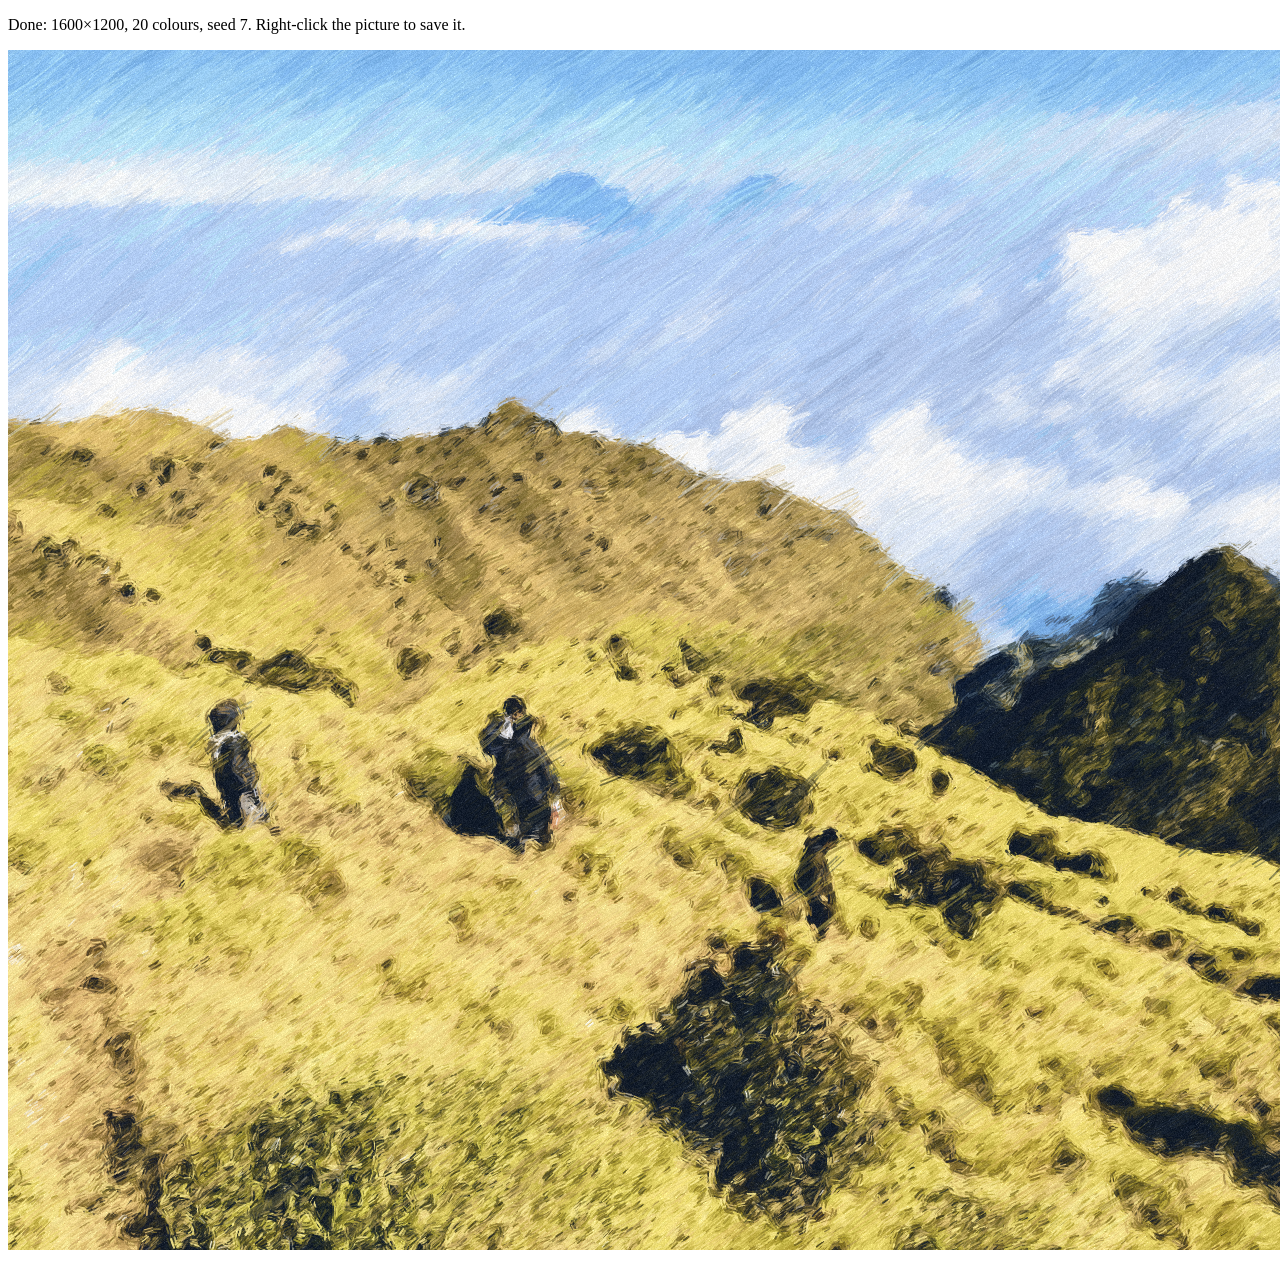
<file: tools/paint.html>
<!doctype html>
<html lang="en">
<head>
  <meta charset="utf-8">
  <meta name="robots" content="noindex">
  <title>Paint the hero picture</title>
</head>
<body>
  <!-- Redraws a photo as a pastel drawing (see paint.js). Run  node serve.js  and open
       http://localhost:4174/tools/paint.html?src=images/hero-trail.webp
       then right-click the picture and save it as a .webp or .png into images/. -->
  <p id="status">Painting…</p>
  <canvas id="out"></canvas>
  <script src="paint.js"></script>
</body>
</html>
</file>
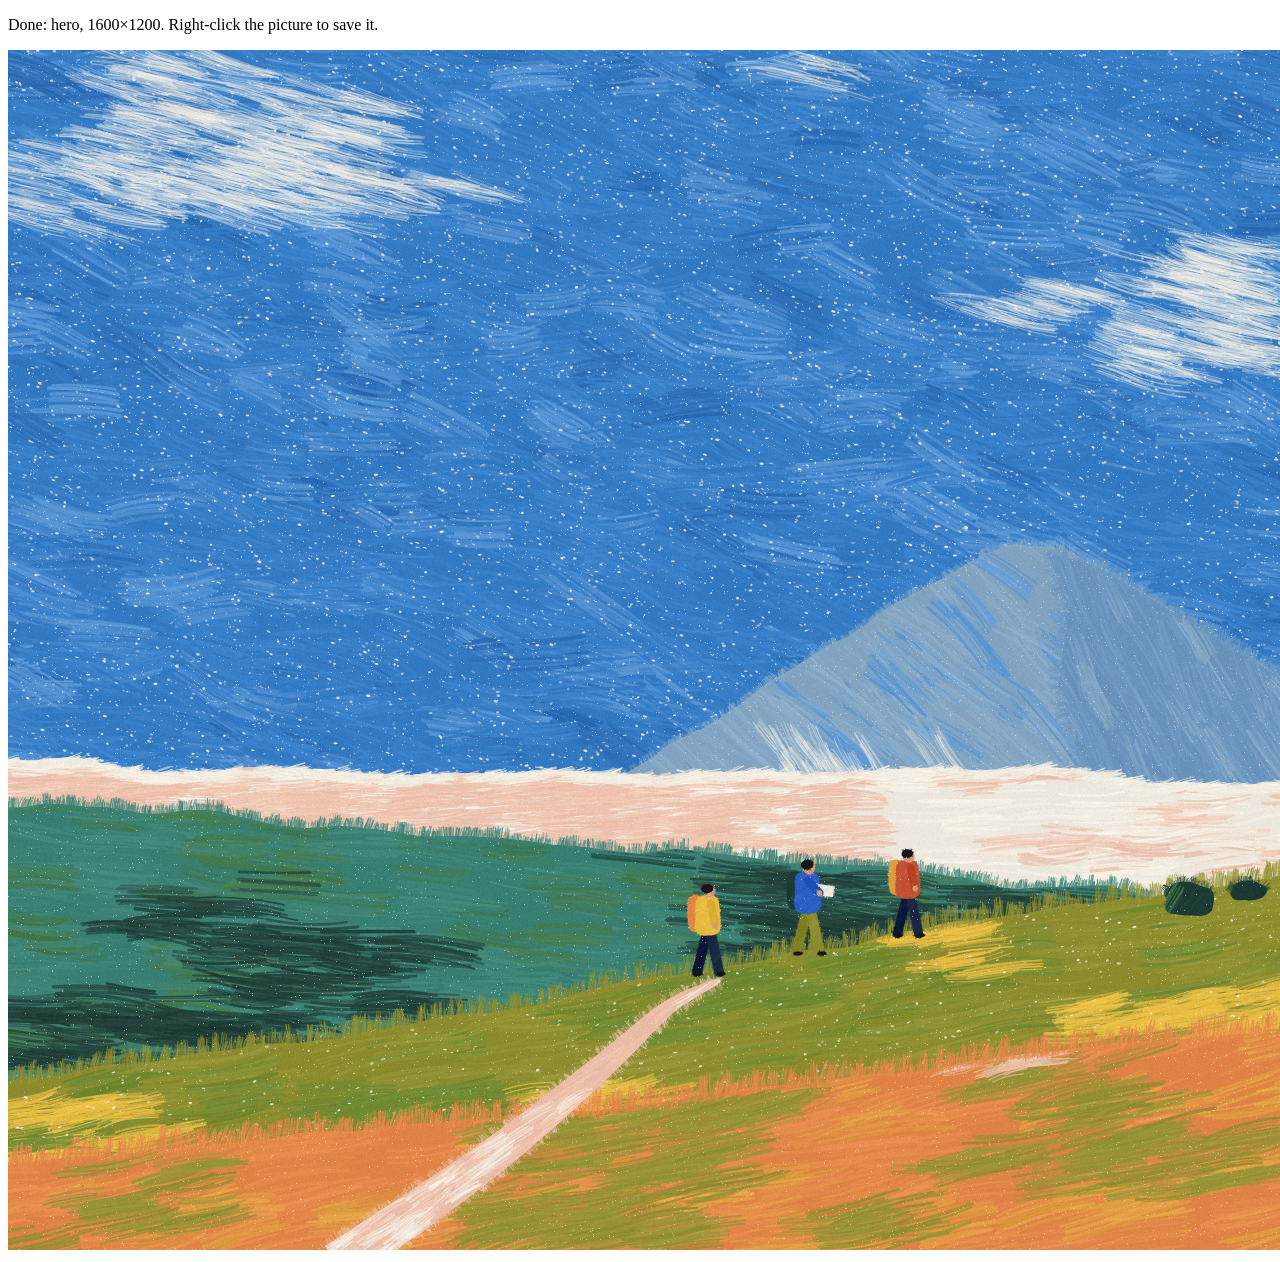
<file: tools/scene.html>
<!doctype html>
<html lang="en">
<head>
  <meta charset="utf-8">
  <meta name="robots" content="noindex">
  <title>Draw a scene</title>
</head>
<body>
  <!-- Draws one of the site's illustrations (see scene.js). Run  node serve.js  and open
       http://localhost:4174/tools/scene.html?scene=hero
       (scenes: hero, footer, about, gallery, writing, portfolio, music, contact)
       then right-click the picture and save it as a .webp into images/. -->
  <p id="status">Drawing…</p>
  <canvas id="out"></canvas>
  <script src="scene.js"></script>
</body>
</html>
</file>
<file: assets/css/style.css>
/* ============================================================
   Fonts (self-hosted; Latin and Latin Extended subsets, SIL Open Font License)
   ============================================================ */
/* Cormorant Garamond, latin-ext */
@font-face {
  font-family: 'Cormorant Garamond';
  font-style: normal;
  font-weight: 400;
  font-display: swap;
  src: url(../fonts/cormorant-garamond-latin-ext.woff2) format('woff2');
  unicode-range: U+0100-02BA, U+02BD-02C5, U+02C7-02CC, U+02CE-02D7, U+02DD-02FF, U+0304, U+0308, U+0329, U+1D00-1DBF, U+1E00-1E9F, U+1EF2-1EFF, U+2020, U+20A0-20AB, U+20AD-20C4, U+2113, U+2C60-2C7F, U+A720-A7FF;
}
/* Cormorant Garamond, latin */
@font-face {
  font-family: 'Cormorant Garamond';
  font-style: normal;
  font-weight: 400;
  font-display: swap;
  src: url(../fonts/cormorant-garamond-latin.woff2) format('woff2');
  unicode-range: U+0000-00FF, U+0131, U+0152-0153, U+02BB-02BC, U+02C6, U+02DA, U+02DC, U+0304, U+0308, U+0329, U+2000-206F, U+20AC, U+2122, U+2191, U+2193, U+2212, U+2215, U+FEFF, U+FFFD;
}
/* Hanken Grotesk, latin-ext */
@font-face {
  font-family: 'Hanken Grotesk';
  font-style: normal;
  font-weight: 300 500;
  font-display: swap;
  src: url(../fonts/hanken-grotesk-latin-ext.woff2) format('woff2');
  unicode-range: U+0100-02BA, U+02BD-02C5, U+02C7-02CC, U+02CE-02D7, U+02DD-02FF, U+0304, U+0308, U+0329, U+1D00-1DBF, U+1E00-1E9F, U+1EF2-1EFF, U+2020, U+20A0-20AB, U+20AD-20C4, U+2113, U+2C60-2C7F, U+A720-A7FF;
}
/* Hanken Grotesk, latin */
@font-face {
  font-family: 'Hanken Grotesk';
  font-style: normal;
  font-weight: 300 500;
  font-display: swap;
  src: url(../fonts/hanken-grotesk-latin.woff2) format('woff2');
  unicode-range: U+0000-00FF, U+0131, U+0152-0153, U+02BB-02BC, U+02C6, U+02DA, U+02DC, U+0304, U+0308, U+0329, U+2000-206F, U+20AC, U+2122, U+2191, U+2193, U+2212, U+2215, U+FEFF, U+FFFD;
}

/* ============================================================
   Tokens
   ============================================================ */
:root {
  --paper: #f3f3ee;
  --ink: #0b0b0b;
  --muted: #6d6d68;
  --line: rgba(11, 11, 11, .55);
  --frame-w: 0px; /* edge inset used for spacing; the decorative frame was removed */
  --pad: clamp(16px, 3vw, 40px);
  --font: "Hanken Grotesk", "Helvetica Neue", Helvetica, Arial, sans-serif;
  --foot-min: clamp(230px, 34vh, 340px); /* inner-page footer height; the picture is sized from this on every page */
  --display: "Cormorant Garamond", "Times New Roman", Georgia, serif; /* big titles, menu */
  --ease: cubic-bezier(.77, 0, .175, 1);
  --fs-small: 12px;
  --fs-body: clamp(15px, 1.05vw, 17px);
  color-scheme: light;
}

*, *::before, *::after { box-sizing: border-box; }
html, body { margin: 0; padding: 0; }
html { background: var(--paper); } /* matches the Safari top/bottom bars and the overscroll area */
html.lenis, html.lenis body { height: auto; }
.lenis.lenis-smooth { scroll-behavior: auto !important; }
body {
  background: var(--paper);
  color: var(--ink);
  font-family: var(--font);
  font-size: var(--fs-body);
  line-height: 1.5;
  -webkit-font-smoothing: antialiased;
  overflow-x: hidden;
}
img { display: block; max-width: 100%; }
a { color: inherit; text-decoration: none; }
button { font: inherit; color: inherit; background: none; border: 0; padding: 0; cursor: pointer; }
::selection { background: var(--ink); color: var(--paper); }
:focus-visible { outline: 1px solid currentColor; outline-offset: 4px; }

.small, .code { font-size: var(--fs-small); letter-spacing: .04em; text-transform: uppercase; line-height: 1.3; }
.muted { color: var(--muted); }
.ico { width: .9em; height: .9em; vertical-align: -.1em; fill: none; stroke: currentColor; stroke-width: 1.1; stroke-linecap: square; stroke-linejoin: miter; overflow: visible; }
.sr-only { position: absolute; width: 1px; height: 1px; overflow: hidden; clip: rect(0 0 0 0); white-space: nowrap; }

/* ============================================================
   Top-center "+" button and overlay menu
   ============================================================ */
.plus {
  position: fixed; top: calc(var(--frame-w) + 44px); left: 50%; z-index: 80;
  width: 44px; height: 44px; margin: -22px 0 0 -22px;
  color: var(--ink);
  display: grid; place-items: center;
}
/* Home starts over the photo (pure white); the scroll scene fades it to ink when the paper appears. */
.home .plus { color: #fff; }
.menu-open .plus { color: var(--ink) !important; } /* the menu is always paper */
.plus span { position: absolute; width: 30px; height: 1px; background: currentColor; /* same 1px weight as the grid lines */ transition: transform .6s var(--ease); }
.plus span:last-child { transform: rotate(90deg); }
.plus:hover span:first-child { transform: rotate(90deg); }
.plus:hover span:last-child { transform: rotate(180deg); }
.menu-open .plus span:first-child { transform: rotate(45deg); }
.menu-open .plus span:last-child { transform: rotate(135deg); }

.menu {
  position: fixed; inset: 0; z-index: 70;
  background: var(--paper);
  display: flex; flex-direction: column; justify-content: center;
  padding: 100px var(--pad) 60px;
  visibility: hidden;
  clip-path: inset(0 0 100% 0);
}
.menu ol { list-style: none; margin: 0; padding: 0; counter-reset: m; }
.menu li { border-top: 1px solid var(--line); overflow: hidden; }
.menu li:last-child { border-bottom: 1px solid var(--line); }
.menu a {
  display: grid; grid-template-columns: 1fr 2fr 1fr; align-items: baseline;
  padding: .12em 0; font-size: clamp(34px, min(8vw, 9.5vh), 124px); line-height: 1; letter-spacing: -.01em;
  font-family: var(--display); font-weight: 400;
}
.menu a .code { font-family: var(--font); letter-spacing: .04em; }
.menu a .code { justify-self: start; }
.menu a .arrow { justify-self: end; font-size: .4em; line-height: 0; transition: transform .5s var(--ease); }
.menu a:hover .arrow { transform: translateX(-.4em); }
.menu a .inner { display: inline-block; }
.menu .menu-foot { display: flex; justify-content: space-between; margin-top: 28px; gap: 16px; flex-wrap: wrap; }
@media (max-width: 700px) {
  .menu a { grid-template-columns: 1fr auto; font-size: min(13vw, 8vh); }
  .menu a .code { display: none; }
}

/* ============================================================
   Page transition wipe
   ============================================================ */
.wipe {
  position: fixed; inset: 0; z-index: 85; background: var(--ink);
  transform: scaleY(0); transform-origin: bottom; pointer-events: none;
}
.js .wipe.is-cover { transform: scaleY(1); }
/* The cover is created by main.js, which loads last. Until then CSS draws a stand-in, so the page does not show
   for a moment and then flash dark when the real cover appears. If the scripts never arrive it fades after a few seconds. */
.js:not(.has-wipe) body::before {
  content: ""; position: fixed; inset: 0; z-index: 85; background: var(--ink); pointer-events: none;
  animation: precover-out .6s ease 6s forwards;
}
@keyframes precover-out { to { opacity: 0; visibility: hidden; } }

/* ============================================================
   Split text (big titles)
   ============================================================ */
.title {
  margin: 0; font-family: var(--display); font-weight: 400; text-transform: uppercase;
  letter-spacing: -.01em; line-height: .92; text-align: center;
  font-size: 18vw; /* overwritten by JS fit */
  white-space: nowrap;
}
.title .line { display: block; }
.title .line-inner { display: inline-block; }
.title .mask { display: inline-block; overflow: hidden; vertical-align: top; padding: .04em 0 .02em; margin: -.04em 0 -.02em; }
.title .char, .title .ci { display: inline-block; will-change: transform; }

/* ============================================================
   HOME
   ============================================================ */
.home { background: var(--paper); }
.stage {
  position: relative; height: 100vh; height: 100svh; overflow: hidden;
  --fg: #fff;
  --ln: rgba(255, 255, 255, .55);
  color: var(--fg);
}
.hero-bg { position: absolute; inset: 0; overflow: hidden; background: #2b2a28; will-change: clip-path; }
.hero-bg img { width: 100%; height: 100%; object-fit: cover; transform-origin: 50% 60%; }
.hero-bg::after { content: ""; position: absolute; inset: 0; background: linear-gradient(180deg, rgba(0,0,0,.32), rgba(0,0,0,.30) 40%, rgba(0,0,0,.40)); } /* dark enough that the white name keeps about 3:1 (large text) even over the pale clouds of the current photo */
.ascii-field { position: absolute; inset: 0; z-index: 1; width: 100%; height: 100%; pointer-events: none; }
.about-fig .portrait { position: relative; }

.lines { position: absolute; inset: 0; pointer-events: none; z-index: 2; }
.lines i { position: absolute; background: var(--ln); }
.lines .v { top: 0; bottom: 0; width: 1px; transform-origin: top; }
.lines .v1 { left: 33.333%; }
.lines .v2 { left: 66.666%; }
.lines .h { left: 0; right: 0; height: 1px; top: 50%; transform-origin: center; }

.titles { position: absolute; inset: 0; z-index: 4; display: grid; place-items: center; pointer-events: none; }
.titles .title { grid-area: 1 / 1; }

.tiles {
  position: absolute; inset: 0; z-index: 3;
  display: grid; grid-template-columns: repeat(3, 1fr); grid-template-rows: repeat(2, 1fr);
}
.tile {
  position: relative; display: grid; grid-template-rows: 1fr auto; justify-items: center;
  padding: 13% 0 9%; color: var(--ink);
}
.tile-img { position: relative; width: 36%; aspect-ratio: 3 / 4; align-self: start; overflow: hidden; background: #ddd; }
.tile-img img { width: 100%; height: 100%; object-fit: cover; transition: transform 1.1s var(--ease), filter .6s; }
.tile:hover .tile-img img, .tile:focus-visible .tile-img img { transform: scale(1.08); }
.tile-label { position: relative; width: 100%; height: 1.3em; overflow: hidden; text-align: center; }
.tile-label span { display: block; transition: transform .6s var(--ease); }
.tile:hover .tile-label span, .tile:focus-visible .tile-label span { transform: translateY(-100%); }
.tile-label span + span { position: absolute; inset: 0; transform: translateY(100%); }
.tile:hover .tile-label span + span, .tile:focus-visible .tile-label span + span { transform: translateY(0); }
.js .tile { visibility: hidden; }

.hero-meta {
  position: absolute; z-index: 5; left: 0; right: 0; bottom: calc(var(--frame-w) + 18px);
  display: grid; grid-template-columns: 1fr 1fr 1fr; padding: 0 calc(var(--frame-w) + 18px);
  color: var(--fg); pointer-events: none;
}
.hero-meta > * { pointer-events: auto; }
.hero-meta .c { text-align: center; }
.hero-meta .r { text-align: right; grid-column: 3; justify-self: end; }
.hero-meta .c { grid-column: 2; }
.hero-meta a:hover { text-decoration: underline; }
.scroll-cue { display: inline-flex; gap: 8px; align-items: center; }
.scroll-cue i { display: inline-block; width: 1px; height: 22px; background: currentColor; transform-origin: top; animation: cue 1.8s var(--ease) infinite; }
@keyframes cue { 0% { transform: scaleY(0); } 50% { transform: scaleY(1); transform-origin: top; } 51% { transform-origin: bottom; } 100% { transform: scaleY(0); transform-origin: bottom; } }

@media (max-width: 700px) {
  .lines .v1 { left: 50%; } .lines .v2 { display: none; }
  /* On phones the centre line passes through the plus. --gy (set by main.js while scrolling) is where the plus sits
     along the line, so the gap always stays around the plus. */
  .lines .v1, .home .foot-lines .v1 {
    --gy: 44px;
    -webkit-mask-image: linear-gradient(to bottom, #000 0, #000 calc(var(--gy) - 32px), transparent calc(var(--gy) - 32px), transparent calc(var(--gy) + 32px), #000 calc(var(--gy) + 32px));
            mask-image: linear-gradient(to bottom, #000 0, #000 calc(var(--gy) - 32px), transparent calc(var(--gy) - 32px), transparent calc(var(--gy) + 32px), #000 calc(var(--gy) + 32px));
  }
  .lines .h { top: 33.333%; box-shadow: 0 calc(33.333svh) 0 var(--ln); }
  .tiles { grid-template-columns: repeat(2, 1fr); grid-template-rows: repeat(3, 1fr); }
  .tile { padding: 16% 0 8%; }
  .tile-img { width: 50%; }
  .hero-meta { grid-template-columns: 1fr 1fr; }
  .hero-meta .c { display: none; }
  .hero-meta .r { grid-column: 2; }
}

/* ============================================================
   INNER PAGES
   ============================================================ */
.page { padding: 0 calc(var(--frame-w) + var(--pad)); }
.page > * { position: relative; z-index: 1; }

.topbar {
  position: fixed; z-index: 60; top: calc(var(--frame-w) + 30px); left: 0; right: 0;
  display: flex; justify-content: space-between; align-items: center;
  padding: 0 calc(var(--frame-w) + var(--pad)); pointer-events: none;
}
.topbar > * { pointer-events: auto; }
.topbar a:hover { text-decoration: underline; }

.page-head { padding-top: calc(var(--frame-w) + 120px); padding-bottom: clamp(40px, 8vw, 100px); }
.page-head .title { text-align: left; }
.page-head .lede { display: grid; grid-template-columns: 1fr 1fr 1fr; margin-top: 28px; gap: 16px; }
.page-head .lede p { margin: 0; max-width: 34ch; }
.page-head .lede p:last-child { grid-column: 2; }
@media (max-width: 700px) { .page-head .lede { grid-template-columns: 1fr; } .page-head .lede p:last-child { grid-column: 1; } }

/* Index rows (portfolio / writing) */
.rows { list-style: none; margin: 0 0 120px; padding: 0; border-top: 1px solid var(--line); }
.row { border-bottom: 1px solid var(--line); }
.row a {
  display: grid; grid-template-columns: minmax(0, 1fr) minmax(0, 2fr) minmax(0, 1fr) minmax(0, 1fr); gap: 16px; align-items: baseline;
  padding: 18px 0; transition: padding .5s var(--ease), background-color .3s;
}
.row a:hover { padding-left: 12px; padding-right: 12px; background: rgba(11, 11, 11, .04); }
.row .t { font-size: clamp(22px, 2.6vw, 40px); line-height: 1.05; letter-spacing: -.02em; }
.row .x { color: var(--muted); }
.row .r { text-align: right; }
.row .ex { margin: 6px 0 0; font-size: var(--fs-body); color: var(--muted); letter-spacing: 0; }
.row .thumb { display: none; }
@media (max-width: 700px) {
  .row a { grid-template-columns: minmax(0, 1fr) auto; row-gap: 6px; }
  .row .code { grid-column: 1; grid-row: 1; }
  .row .r { grid-column: 2; grid-row: 1; }
  .row .t { grid-column: 1 / -1; }
  .row .x.mid { display: none; }
  .row .thumb { display: block; grid-column: 1 / -1; aspect-ratio: 16/10; object-fit: cover; width: 100%; margin-top: 8px; }
}

/* Floating preview that follows the cursor on portfolio rows */
.float-preview {
  position: fixed; z-index: 50; top: 0; left: 0; width: 22vw; max-width: 340px; aspect-ratio: 3/4;
  pointer-events: none; overflow: hidden; opacity: 0; transform: translate(-50%, -50%) scale(.9);
}
.float-preview img { width: 100%; height: 100%; object-fit: cover; }
@media (hover: none) { .float-preview { display: none; } }

/* Photos grid */
.photo-grid { columns: 3; column-gap: clamp(12px, 2vw, 28px); margin-bottom: 120px; }
.photo { break-inside: avoid; margin: 0 0 clamp(20px, 3vw, 44px); cursor: zoom-in; }
.photo .ph { overflow: hidden; background: #ddd; }
.photo img, .photo video { display: block; width: 100%; height: auto; transition: transform 1.1s var(--ease); }
.photo:hover img, .photo:hover video { transform: scale(1.04); }
.photo figcaption { display: flex; justify-content: space-between; gap: 12px; margin-top: 10px; }
@media (max-width: 900px) { .photo-grid { columns: 2; } }
@media (max-width: 520px) { .photo-grid { columns: 1; } }

/* Lightbox */
.lightbox {
  position: fixed; inset: 0; z-index: 82; background: rgba(243, 243, 238, .97);
  display: grid; grid-template-rows: auto 1fr auto; padding: calc(var(--frame-w) + 24px) calc(var(--frame-w) + var(--pad));
  visibility: hidden; opacity: 0;
}
.lightbox .lb-top, .lightbox .lb-bot { display: flex; justify-content: space-between; align-items: center; gap: 16px; }
.lightbox .lb-stage { position: relative; min-height: 0; margin: 20px 0; }
.lightbox img, .lightbox video { position: absolute; inset: 0; width: 100%; height: 100%; object-fit: contain; }
.lightbox [hidden] { display: none; }
.lightbox button:hover { text-decoration: underline; }

/* Article / project / about */
.article { display: grid; grid-template-columns: minmax(0, 1fr) minmax(0, 2fr); gap: 16px; margin-bottom: 140px; }
.article .meta { display: flex; flex-direction: column; gap: 6px; }
.prose { max-width: 62ch; font-size: clamp(17px, 1.25vw, 20px); line-height: 1.6; }
.prose p { margin: 0 0 1.2em; }
.prose h2 { font-weight: 400; font-size: 1.5em; letter-spacing: -.02em; line-height: 1.15; margin: 1.8em 0 .6em; }
.prose a { border-bottom: 1px solid currentColor; }
.prose blockquote { margin: 0 0 1.2em; padding-left: 1em; border-left: 1px solid var(--ink); }
.prose blockquote p { margin: 0; }
.prose ul { margin: 0 0 1.2em; padding-left: 1.2em; }
.prose li { margin-bottom: .4em; }
.codeblock { position: relative; margin: 0 0 1.4em; }
.codeblock pre { margin: 0; padding-top: 38px; }
.codeblock .copy {
  position: absolute; top: 8px; right: 8px; z-index: 1; padding: 5px 10px;
  background: var(--paper); border: 1px solid var(--line); color: var(--ink);
  transition: background-color .25s, color .25s;
}
.codeblock .copy:hover, .codeblock .copy.is-done { background: var(--ink); color: var(--paper); }
.prose pre { margin: 0 0 1.4em; padding: 14px 16px; overflow-x: auto; background: rgba(11, 11, 11, .05); border: 1px solid var(--line); font: 13px/1.55 ui-monospace, SFMono-Regular, Menlo, Consolas, monospace; -webkit-overflow-scrolling: touch; }
.prose pre code { font: inherit; white-space: pre; }
.prose { overflow-wrap: anywhere; }
.row .x { overflow-wrap: anywhere; }
@media (max-width: 700px) { .article { grid-template-columns: minmax(0, 1fr); } }

.cover { margin: 0 0 clamp(40px, 6vw, 90px); overflow: hidden; aspect-ratio: 16/9; background: #ddd; }
.cover img { width: 100%; height: 115%; object-fit: cover; }
.gallery { display: grid; grid-template-columns: repeat(2, 1fr); gap: clamp(12px, 2vw, 28px); margin: 0 0 140px; }
.gallery img { width: 100%; aspect-ratio: 4/3; object-fit: cover; }
@media (max-width: 700px) { .gallery { grid-template-columns: 1fr; } }

.next-link { display: block; border-top: 1px solid var(--line); padding: 28px 0 140px; }
.next-link .t { font-family: var(--display); font-size: clamp(44px, 9vw, 150px); letter-spacing: -.01em; line-height: 1; text-transform: uppercase; font-weight: 400; display: block; margin-top: 8px; transition: transform .6s var(--ease); }
.next-link:hover .t { transform: translateX(1.5vw); }

.about-open { display: grid; grid-template-columns: minmax(0, 1fr) minmax(0, 2fr); gap: 16px; align-items: end; margin-bottom: clamp(90px, 12vw, 180px); }
.about-fig { margin: 0; width: 80%; }
.about-fig .portrait { overflow: hidden; aspect-ratio: 3/4; background: #ddd; }
.about-fig .portrait img { width: 100%; height: 109%; object-fit: cover; } /* taller than the frame, so the parallax never shows a gap at the bottom */
.about-fig figcaption { margin-top: 10px; }
.statement { font-family: var(--display); font-size: clamp(36px, 4.8vw, 84px); line-height: 1; letter-spacing: -.01em; margin: 0 0 .55em; max-width: 16ch; text-wrap: balance; }
.intro { margin: 0; max-width: 46ch; font-size: clamp(17px, 1.25vw, 20px); line-height: 1.6; }
.about-open.no-portrait .about-words { grid-column: 2; }

/* Chapters: oversized outlined numerals on the left, the story on the right */
.chapters { list-style: none; padding: 0; margin: 0 0 clamp(90px, 11vw, 170px); border-top: 1px solid var(--line); }
.chapter { display: grid; grid-template-columns: minmax(0, 1fr) minmax(0, 2fr); gap: 16px; padding: clamp(30px, 4vw, 60px) 0; border-bottom: 1px solid var(--line); }
.ch-no { grid-column: 1; grid-row: 1 / span 2; font-family: var(--display); font-size: clamp(96px, 14vw, 240px); line-height: .78; color: transparent; -webkit-text-stroke: 1px var(--ink); user-select: none; }
.ch-title { grid-column: 2; margin: 0 0 .45em; font-family: var(--display); font-weight: 400; font-size: clamp(32px, 3.6vw, 60px); line-height: 1; }
.ch-text { grid-column: 2; max-width: 56ch; font-size: clamp(16px, 1.15vw, 19px); line-height: 1.6; }
.ch-text p { margin: 0 0 1.1em; }
.ch-link { display: inline-flex; align-items: center; gap: 6px; border-bottom: 1px solid currentColor; padding-bottom: 2px; }

/* Motto interlude (About): museum-plate typographic pause */
.motto-plate {
  position: relative; overflow: hidden; text-align: center;
  margin: 0 0 clamp(90px, 11vw, 170px);
  padding: clamp(72px, 11vw, 156px) clamp(18px, 4vw, 48px);
  border-top: 1px solid var(--line); border-bottom: 1px solid var(--line);
  background: radial-gradient(ellipse 68% 72% at 50% 50%, rgba(228, 223, 208, .55), transparent 76%);
}
.m-reg { position: absolute; width: 11px; height: 11px; opacity: .45; pointer-events: none; }
.m-reg::before, .m-reg::after { content: ""; position: absolute; background: var(--ink); }
.m-reg::before { left: 0; right: 0; top: 5px; height: 1px; }
.m-reg::after { top: 0; bottom: 0; left: 5px; width: 1px; }
.m-tl { top: 16px; left: 16px; }
.m-tr { top: 16px; right: 16px; }
.m-bl { bottom: 16px; left: 16px; }
.m-br { bottom: 16px; right: 16px; }
.motto-ghost {
  position: absolute; left: 50%; top: 50%; transform: translate(-50%, -50%);
  white-space: nowrap; pointer-events: none; user-select: none;
  font-family: var(--display); font-size: clamp(110px, 20vw, 320px); line-height: .85; letter-spacing: -.02em;
  color: transparent; -webkit-text-stroke: 1px rgba(11, 11, 11, .11);
}
.motto-line {
  position: relative; z-index: 1; margin: 0;
  font-family: var(--display); font-weight: 400; font-size: clamp(46px, 8.6vw, 144px); line-height: 1; letter-spacing: -.01em;
}
.motto-line .mc-m { display: inline-block; overflow: hidden; vertical-align: top; padding: .08em .01em .12em; margin: -.08em -.01em -.12em; }
.motto-line .mc { display: inline-block; will-change: transform; }
.motto-line .mc-sp { display: inline-block; width: .22em; }
.motto-mark { position: relative; z-index: 1; display: inline-flex; justify-content: center; margin-top: clamp(20px, 3vw, 34px); opacity: .6; }
.motto-plate:hover .motto-mark .pick-mark { transform: rotate(90deg); }

/* A partial index: run-in serif lists, the site's "+" between the words */
.index-of { margin-bottom: clamp(90px, 11vw, 170px); }
.index-of h2 + .index-row { margin-top: 12px; border-top: 1px solid var(--line); }
.index-row { display: flex; flex-wrap: wrap; align-items: center; column-gap: .42em; row-gap: .08em; margin: 0; padding: 20px 0 22px; border-bottom: 1px solid var(--line); font-family: var(--display); font-size: clamp(24px, 2.7vw, 46px); line-height: 1.15; }
.index-key { flex-basis: 100%; margin-bottom: 8px; font-family: var(--font); color: var(--muted); }
a.index-key:hover { color: var(--ink); }
.index-row .pick-mark { width: 11px; height: 13px; }
.index-row .pick-mark::before, .index-row .pick-mark::after { top: 6px; }

.about-work { display: grid; grid-template-columns: minmax(0, 1fr) minmax(0, 2fr); gap: 16px; margin-bottom: 120px; }
.about-work .facts-label { margin: 12px 0 0; }
.about-work .facts { margin: 0; max-width: none; }
.facts { list-style: none; padding: 0; margin: 12px 0 0; border-top: 1px solid var(--line); max-width: 62ch; }
.facts-label { margin: 48px 0 0; font-weight: 400; }
.facts li { display: grid; grid-template-columns: minmax(0, 1fr) minmax(0, 2fr); gap: 16px; padding: 12px 0; border-bottom: 1px solid var(--line); }
.contact { border-top: 1px solid var(--line); padding: 40px 0 140px; }
.contact .mail { display: inline-block; font-size: clamp(30px, 6.5vw, 110px); letter-spacing: -.035em; line-height: 1.05; margin: 14px 0 40px; border-bottom: 1px solid currentColor; word-break: break-all; }
.contact nav { display: flex; gap: 24px; flex-wrap: wrap; }
.contact nav a:hover { text-decoration: underline; }
@media (max-width: 700px) {
  .about-open, .chapter, .about-work { grid-template-columns: minmax(0, 1fr); }
  .about-fig { width: 100%; }
  .about-open.no-portrait .about-words { grid-column: 1; }
  .ch-no, .ch-title, .ch-text { grid-column: 1; grid-row: auto; }
  .ch-no { font-size: 92px; margin-bottom: 6px; }
}

/* Reveal helper (JS adds motion) */
.js [data-reveal] { opacity: 0; transform: translateY(30px); }

@media (prefers-reduced-motion: reduce) {
  .js [data-reveal] { opacity: 1; transform: none; }
  .scroll-cue i { animation: none; }
}

/* Grid children may shrink below their content, so wide code blocks scroll inside themselves instead of widening the page. */
.article > *, .about-open > *, .chapter > *, .about-work > * { min-width: 0; }
.page { overflow-x: clip; }

/* ============================================================
   Footer: dithered mountain picture as the background, text anchored low
   ============================================================ */
.site-foot {
  position: relative; z-index: 2; overflow: hidden; isolation: isolate;
  display: flex; flex-direction: column; justify-content: flex-end;
  min-height: var(--foot-min);
  background: #7e7b5f; color: var(--paper); /* the average colour of the picture's top, so a taller footer continues it seamlessly */
  padding: clamp(40px, 6vw, 80px) calc(var(--frame-w) + var(--pad)) clamp(20px, 2.6vw, 34px);
}
.home .site-foot { min-height: clamp(440px, 76vh, 680px); }
.site-foot a { color: inherit; text-decoration: none; }
.foot-art { position: absolute; inset: 0; z-index: -1; overflow: hidden; pointer-events: none; display: flex; justify-content: center; align-items: flex-end; }
/* One size on every page (as on the inner-page footers), anchored bottom centre. A taller footer shows more of the plain colour above it. */
/* .foot-pic is the frame (it has the picture's proportions, and is what the scroll and mouse motion move); the picture fills it. */
.foot-pic { position: relative; flex: none; max-width: none; min-width: 106%; height: calc(var(--foot-min) * 1.18); aspect-ratio: 1600 / 1063; margin-bottom: calc(var(--foot-min) * -.1); will-change: transform;
  -webkit-mask-image: linear-gradient(to bottom, transparent 0, #000 30%); mask-image: linear-gradient(to bottom, transparent 0, #000 30%); /* melts the picture's top edge into the colour behind it */ }
.foot-pic img { position: absolute; inset: 0; width: 100%; height: 100%; max-width: none; object-fit: cover; object-position: 50% 100%; }
@media (min-width: 1000px) {
  /* Desktop: a taller footer and bottom-aligned crop shows the big dark rocks. */
  :root { --foot-min: clamp(340px, 52vh, 560px); }
}
.foot-art::after { /* top fade into the page + a darkening so the text stays readable */
  content: ""; position: absolute; inset: 0;
  background:
    /* long, eased fade from the page colour into the picture (stops follow a smooth S-curve) */
    linear-gradient(to bottom,
      rgb(243, 243, 238) 0%, rgba(243, 243, 238, .97) 6%, rgba(243, 243, 238, .92) 13%, rgba(243, 243, 238, .83) 19%,
      rgba(243, 243, 238, .7) 26%, rgba(243, 243, 238, .55) 32%, rgba(243, 243, 238, .39) 38%, rgba(243, 243, 238, .25) 45%,
      rgba(243, 243, 238, .13) 51%, rgba(243, 243, 238, .05) 58%, rgba(243, 243, 238, 0) 65%),
    linear-gradient(to top, rgba(11, 11, 11, .72), rgba(11, 11, 11, .2) 55%, rgba(11, 11, 11, .32));
}
.foot-inner { position: relative; }
/* The page's column lines continue through the footer: dark on the paper, turning light over the picture. */
.foot-lines { position: absolute; inset: 0; z-index: 0; pointer-events: none; }
.foot-lines i {
  position: absolute; top: 0; bottom: 0; width: 1px;
  /* starts at the same strength as the page's own lines (inner pages: faint; homepage tiles: stronger) */
  background: linear-gradient(to bottom, var(--fl-top, rgba(11, 11, 11, .2)) 0, var(--fl-top, rgba(11, 11, 11, .2)) 14%, rgba(243, 243, 238, .22) 48%, rgba(243, 243, 238, .4) 100%);
}
.home .foot-lines i { --fl-top: rgba(11, 11, 11, .55); }
.foot-lines .v1 { left: 33.333%; }
.foot-lines .v2 { left: 66.666%; }
@media (max-width: 700px) { .home .foot-lines .v1 { left: 50%; } .home .foot-lines .v2 { display: none; } }
.foot-big { margin: 0; text-shadow: 0 2px 28px rgba(11, 11, 11, .35); font-size: clamp(30px, 4.6vw, 70px); line-height: 1; letter-spacing: -.03em; font-weight: 350; max-width: 22ch; }
.foot-big a { border-bottom: 1px solid currentColor; }
.foot-big .w { display: inline-block; overflow: hidden; vertical-align: top; padding-bottom: .14em; margin-bottom: -.14em; }
.foot-big .w > span { display: inline-block; will-change: transform; }
.foot-row {
  display: flex; justify-content: space-between; align-items: baseline; flex-wrap: wrap; gap: 12px 24px;
  margin: clamp(24px, 3.4vw, 48px) calc(-1 * (var(--frame-w) + var(--pad))) 0; padding: 14px calc(var(--frame-w) + var(--pad)) 0; border-top: 1px solid rgba(243, 243, 238, .4);
  text-transform: uppercase; letter-spacing: .04em; font-size: var(--fs-small);
}
.foot-row nav { display: flex; gap: 18px; flex-wrap: wrap; justify-content: flex-end; }
.foot-row a:hover { text-decoration: underline; }
.foot-motto { font-family: var(--display); font-size: 16px; line-height: 1; text-transform: none; letter-spacing: .01em; opacity: .82; }

.topbar { transition: opacity .35s; }
.foot-in-view .topbar { opacity: 0; pointer-events: none; }

/* ============================================================
   Cursor + text selection (inspired by akarasa.space, in this site's ink and paper)
   ============================================================ */
.stage ::selection, .site-foot ::selection { background: var(--paper); color: var(--ink); }

.cursor-dot {
  position: fixed; top: 0; left: 0; z-index: 99999; width: 20px; height: 20px; border-radius: 50%;
  background: rgba(255, 255, 255, .82); mix-blend-mode: difference; /* semi-transparent, inverts whatever is underneath */
  pointer-events: none; opacity: 0;
  transition: width .3s var(--ease), height .3s var(--ease), opacity .3s;
}
.cursor-dot.visible { opacity: 1; }
.cursor-dot.hovered { width: 45px; height: 45px; }
.cursor-dot.pressed { width: 14px; height: 14px; }
html.has-custom-cursor body,
html.has-custom-cursor a, html.has-custom-cursor button, html.has-custom-cursor label, html.has-custom-cursor .photo, html.has-custom-cursor .tile, html.has-custom-cursor summary { cursor: none; }
html.has-custom-cursor input, html.has-custom-cursor textarea, html.has-custom-cursor select { cursor: auto; }

/* Music: cover strip + editorial record list; a record opens to its sleeve, spinning vinyl, and tracklist */
.covers { display: grid; grid-template-columns: repeat(8, minmax(0, 1fr)); gap: 0; margin: 0 0 clamp(48px, 7vw, 96px); }
.covers button { all: unset; display: block; aspect-ratio: 1; overflow: hidden; cursor: pointer; }
.covers img { width: 100%; height: 100%; object-fit: cover; filter: grayscale(1) contrast(1.05); transition: filter .6s var(--ease), transform 1s var(--ease); }
.covers button:hover img { filter: none; transform: scale(1.06); }
@media (max-width: 700px) { .covers { grid-template-columns: repeat(4, minmax(0, 1fr)); } }

.records { list-style: none; margin: 0 0 120px; padding: 0; border-top: 1px solid var(--line); counter-reset: rec; }
.rec { border-bottom: 1px solid var(--line); }
.rec-row {
  all: unset; box-sizing: border-box; width: 100%; cursor: pointer;
  display: grid; grid-template-columns: minmax(0, 1fr) minmax(0, 2fr) minmax(0, 1fr) minmax(0, 1fr); gap: 16px; align-items: baseline;
  padding: 22px 0; transition: padding .5s var(--ease), background-color .3s;
}
.rec-row:hover, .rec.open .rec-row { padding-left: 12px; padding-right: 12px; background: rgba(11, 11, 11, .04); }
.rec-row:focus-visible { outline: 1px solid var(--ink); outline-offset: -1px; }
.rec-t { font-family: var(--display); font-size: clamp(30px, 4.2vw, 64px); line-height: .95; letter-spacing: -.01em; }
.rec-row .x { color: var(--muted); }
.rec-row .r { display: flex; justify-content: flex-end; align-items: baseline; gap: 14px; }
.rec-plus { position: relative; width: 11px; height: 11px; flex: none; transition: transform .5s var(--ease); }
.rec-plus::before, .rec-plus::after { content: ""; position: absolute; background: var(--ink); left: 0; right: 0; top: 5px; height: 1px; }
.rec-plus::after { transform: rotate(90deg); transition: transform .5s var(--ease); }
.rec.open .rec-plus::after { transform: rotate(0); }

.rec-panel { display: grid; grid-template-rows: 0fr; transition: grid-template-rows .7s var(--ease); }
.rec.open .rec-panel { grid-template-rows: 1fr; }
.rec-inner { min-height: 0; overflow: hidden; display: grid; grid-template-columns: minmax(0, 1fr) minmax(0, 2fr); gap: 16px; align-items: start; }
.rec.open .rec-inner { padding: 28px 12px 44px; }
.rec-side { display: flex; flex-direction: column; align-items: center; text-align: center; gap: 12px; min-width: 0; align-self: center; padding: 24px 0; }
.rec-side p { margin: 0; }
.rec-note { max-width: 40ch; margin-inline: auto; }
/* Sleeve with the record sliding out of it; the record spins while the row is open */
.rec-media { position: relative; width: min(100%, 300px); aspect-ratio: 3 / 2; margin-bottom: 10px; }
.rec-sleeve { position: absolute; z-index: 2; left: 0; top: 0; width: 66.667%; aspect-ratio: 1; object-fit: cover; box-shadow: 0 14px 30px -12px rgba(11, 11, 11, .45);
  opacity: 0; transform: translateY(14px); transition: opacity .7s var(--ease) .1s, transform .7s var(--ease) .1s; }
.rec-disc { position: absolute; z-index: 1; left: 1.5%; top: 1%; width: 64%; aspect-ratio: 1; border-radius: 50%; transform: translateX(0); transition: transform 1.1s var(--ease) .35s; }
.rec-disc::after { content: ""; position: absolute; inset: 0; border-radius: 50%; pointer-events: none;
  background: conic-gradient(from 30deg, transparent 0 8%, rgba(255, 255, 255, .13) 13%, transparent 19% 58%, rgba(255, 255, 255, .1) 63%, transparent 69%); }
.rec-spin { width: 100%; height: 100%; border-radius: 50%; display: grid; place-items: center;
  background: radial-gradient(circle, transparent 0 17%, #0b0b0b 17.5% 19%, transparent 19.5%), repeating-radial-gradient(circle, #121212 0 1px, #1d1d1d 1px 3px);
  animation: rec-spin 5s linear infinite; animation-play-state: paused; }
.rec-spin img { width: 34%; aspect-ratio: 1; border-radius: 50%; object-fit: cover; box-shadow: 0 0 0 2px #0b0b0b; }
.rec.open .rec-sleeve { opacity: 1; transform: none; }
.rec.open .rec-disc { transform: translateX(50%); }
.rec.open .rec-spin { animation-play-state: running; }
@keyframes rec-spin { to { transform: rotate(360deg); } }
@media (prefers-reduced-motion: reduce) { .rec-spin { animation: none; } .rec-disc, .rec-sleeve { transition: none; } }
/* "Listen on Apple Music": outlined pill that fills with ink on hover */
.btn-listen { align-self: center; display: inline-flex; align-items: center; gap: 8px; margin-top: 6px; padding: 10px 16px; border: 1px solid var(--ink); border-radius: 999px; transition: background-color .35s var(--ease), color .35s var(--ease); }
.btn-listen:hover { background: var(--ink); color: var(--paper); }

/* Tracklist; recommended songs carry the site's "+" and switch to the display serif */
.tracks-wrap { min-width: 0; }
.tracks-head { display: flex; justify-content: space-between; gap: 16px; padding-bottom: 10px; border-bottom: 1px solid var(--line); color: var(--muted); }
.tracks-key { display: inline-flex; align-items: center; gap: 8px; color: var(--ink); }
.tracks { list-style: none; margin: 0; padding: 0; }
.track { display: grid; grid-template-columns: 3.5em minmax(0, 1fr) auto; gap: 16px; align-items: baseline; padding: 9px 0; border-bottom: 1px solid rgba(11, 11, 11, .12); color: var(--muted);
  opacity: 0; transform: translateY(8px); transition: opacity .5s var(--ease), transform .5s var(--ease); }
.rec.open .track { opacity: 1; transform: none; transition-delay: calc(.25s + var(--k) * 35ms); }
.track .tt { display: flex; align-items: baseline; gap: 12px; min-width: 0; }
.track .td { text-align: right; }
.track.pick { color: var(--ink); }
.track.pick .tt span:not(.sr-only) { font-family: var(--display); font-size: clamp(22px, 2vw, 30px); line-height: 1; }
.track.pick .tn, .track.pick .td { color: var(--ink); }
.pick-mark { position: relative; flex: none; width: 13px; height: 13px; align-self: center; transition: transform .6s var(--ease); }
.pick-mark::before, .pick-mark::after { content: ""; position: absolute; left: 0; right: 0; top: 6px; height: 1px; background: var(--ink); }
.pick-mark::after { transform: rotate(90deg); }
.track.pick:hover .pick-mark { transform: rotate(90deg); }
@media (prefers-reduced-motion: reduce) { .track { transition: none; } }
@media (max-width: 700px) {
  .rec-row { grid-template-columns: minmax(0, 1fr) auto; row-gap: 6px; }
  .rec-row .code:first-child { grid-column: 1; grid-row: 1; }
  .rec-row .r { grid-column: 2; grid-row: 1; }
  .rec-t { grid-column: 1 / -1; }
  .rec-row .x.mid { display: block; grid-column: 1 / -1; }
  .rec-inner { grid-template-columns: minmax(0, 1fr); }
  .rec.open .rec-inner { padding: 4px 0 28px; }
}
.float-preview.square { aspect-ratio: 1; width: 20vw; max-width: 300px; }

/* ============================================================
   PORTFOLIO: an exhibition of plates
   ============================================================ */
:root {
  --navy: #1d2740; --sand: #e4dfd0; --olive: #7e7b5f; --vermilion: #d4502f;
}
.marquee { overflow: hidden; border-top: 1px solid var(--line); border-bottom: 1px solid var(--line); margin: 0 0 clamp(36px, 5vw, 64px); padding: .15em 0 .25em; }
.marquee-track { display: flex; width: max-content; animation: marquee 60s linear infinite; }
.marquee span { display: flex; flex: none; }
.marquee i { font-style: normal; font-family: var(--display); font-size: clamp(34px, 5vw, 72px); line-height: 1.1; letter-spacing: -.01em; padding-right: .5em; white-space: nowrap; }
.marquee i::after { content: "+"; font-family: var(--font); font-size: .45em; vertical-align: .55em; padding-left: .5em; color: var(--vermilion); }
@keyframes marquee { to { transform: translateX(-50%); } }
.marquee:hover .marquee-track { animation-play-state: paused; }

.view-bar { display: flex; justify-content: space-between; align-items: baseline; gap: 16px; margin: 0 0 clamp(32px, 5vw, 64px); }
.view-tabs { display: inline-flex; align-items: baseline; gap: 10px; }
.view-btn { color: var(--muted); padding-bottom: 3px; border-bottom: 1px solid transparent; transition: color .25s, border-color .25s; }
.view-btn:hover, .view-btn.is-on { color: var(--ink); }
.view-btn.is-on { border-bottom-color: currentColor; }

.rows.index { margin-bottom: clamp(80px, 12vw, 160px); }
.rows.index .row a { padding: 18px 0; }
.rows.index .t { font-size: clamp(22px, 2.4vw, 36px); }
.plates[hidden], .rows.index[hidden] { display: none; }

.plates { display: flex; flex-direction: column; gap: clamp(90px, 14vw, 200px); margin-bottom: 140px; }
.plate { display: grid; grid-template-columns: repeat(12, minmax(0, 1fr)); gap: 16px; align-items: center; position: relative; scroll-margin-top: 70px; }
.plate-art { grid-column: 1 / span 7; position: relative; display: block; background: var(--bg); color: var(--fg); --a-hi: var(--hi); }
.plate.flip .plate-art { grid-column: 6 / span 7; grid-row: 1; }
.plate-body { grid-column: 9 / span 4; grid-row: 1; position: relative; }
.plate.flip .plate-body { grid-column: 1 / span 4; }
.plate-art.tone-0, .art-cover.tone-0, .shot-cover.tone-0, .fp-stage.tone-0 { --bg: var(--navy);   --fg: #efeee6; --hi: var(--vermilion); }
.plate-art.tone-1, .art-cover.tone-1, .shot-cover.tone-1, .fp-stage.tone-1 { --bg: var(--sand);   --fg: var(--ink); --hi: var(--vermilion); }
.plate-art.tone-2, .art-cover.tone-2, .shot-cover.tone-2, .fp-stage.tone-2 { --bg: var(--vermilion); --fg: #f6efe3; --hi: var(--navy); }
.plate-art.tone-3, .art-cover.tone-3, .shot-cover.tone-3, .fp-stage.tone-3 { --bg: var(--olive);  --fg: #f3f3ee; --hi: var(--navy); }
.art-cover, .shot-cover { background: var(--bg); color: var(--fg); position: relative; }
.plate-frame { aspect-ratio: 16 / 10; overflow: hidden; position: relative; }
.plate-frame svg { position: absolute; inset: 0; width: 100%; height: 100%; transition: transform 1.2s var(--ease); }
.plate-art:hover .plate-frame svg { transform: scale(1.03); }

/* Matted gallery-print framing for screenshots (plates, project covers, and index previews) */
.plate-frame.is-shot, .cover.shot-cover, .fp-stage.is-shot {
  background: radial-gradient(120% 100% at 50% 0%, rgba(255, 255, 255, .09), transparent 62%), var(--bg);
}
.plate-frame.is-shot::before, .cover.shot-cover::before {
  content: ""; position: absolute; inset: 12px; pointer-events: none; z-index: 1;
  border: 1px solid currentColor; opacity: .22;
}
.plate-mat {
  position: absolute; inset: 8.5% 7% 12% 7%; z-index: 2; overflow: hidden;
  background: #141413; border: 1px solid rgba(255, 255, 255, .16);
  box-shadow: 0 26px 52px -22px rgba(11, 11, 11, .65), 0 2px 10px -2px rgba(11, 11, 11, .25);
  transition: transform 1s var(--ease), box-shadow 1s var(--ease);
}
.plate-mat img {
  position: absolute; inset: 0; width: 100%; height: 100%; object-fit: cover;
  filter: saturate(.86) contrast(1.04);
  transition: transform 1.2s var(--ease), filter .8s var(--ease);
}
.plate-art:hover .plate-mat { transform: translateY(-4px); box-shadow: 0 34px 66px -22px rgba(11, 11, 11, .75); }
.plate-art:hover .plate-mat img { transform: scale(1.045); filter: saturate(1.04) contrast(1.02); }
.shot-meta { position: absolute; right: 20px; bottom: 16px; z-index: 2; opacity: .72; pointer-events: none; }
.plate-tag { position: absolute; left: 0; top: 0; z-index: 3; padding: 6px 11px; background: var(--paper); color: var(--ink); border-right: 1px solid var(--line); border-bottom: 1px solid var(--line); }
.art-cap { position: absolute; left: 26px; bottom: 22px; margin: 0; opacity: .78; }

/* SVG artwork colours come from the plate's tone */
svg.art .a-ink { fill: currentColor; }
svg.art .a-hi { fill: var(--hi, var(--vermilion)); }
svg.art .a-faint { fill: currentColor; opacity: .22; }
svg.art .a-frame { stroke: currentColor; stroke-opacity: .22; stroke-width: 1; }
svg.art .a-reg { stroke: currentColor; stroke-opacity: .42; stroke-width: 1; fill: none; }
svg.art .a-hair { stroke: currentColor; stroke-opacity: .16; stroke-width: .85; fill: none; }
svg.art .a-halo { stroke: var(--hi, var(--vermilion)); stroke-opacity: .45; stroke-width: 1; fill: none; }
svg.art .a-wm { fill: currentColor; opacity: .09; font-family: var(--display); font-size: 112px; letter-spacing: -.03em; }
svg.art .a-idx { fill: currentColor; opacity: .45; font: 400 8.5px/1 var(--font); letter-spacing: .06em; }
svg.art .a-line { stroke: currentColor; stroke-opacity: .35; stroke-width: 1; fill: none; }
svg.art .a-hi-line { stroke: var(--hi, var(--vermilion)); stroke-width: 2.4; fill: none; }
svg.art path.a-line { stroke-opacity: .7; stroke-width: 1.4; }
svg.art .a-txt { fill: var(--bg); font: 500 11px/1 var(--font); letter-spacing: .02em; }
svg.art .a-hi + .a-txt { fill: #fff; }

/* Artsy gallery-card hover preview for Portfolio Index view */
.float-preview.is-card {
  width: clamp(270px, 26vw, 390px); max-width: none; aspect-ratio: auto;
  background: var(--paper); color: var(--ink); border: 1px solid var(--line);
  padding: 10px 10px 0; overflow: visible;
  box-shadow: 0 30px 64px -22px rgba(11, 11, 11, .38), 0 4px 14px -4px rgba(11, 11, 11, .14);
}
.fp-stage { position: relative; aspect-ratio: 16 / 10; overflow: hidden; background: var(--bg); color: var(--fg); --a-hi: var(--hi); }
.fp-stage svg.art { position: absolute; inset: 0; width: 100%; height: 100%; }
.fp-stage .plate-mat { inset: 8% 7%; box-shadow: 0 14px 28px -12px rgba(11, 11, 11, .6); }
.fp-stage.is-dial { background: radial-gradient(circle at 50% 50%, #2a3655 0, #1d2740 48%, #121829 100%); }
.fp-dial { position: absolute; inset: 10% 8%; display: grid; grid-template-columns: repeat(5, 1fr); gap: 8px; place-items: center; }
.fp-dial img { width: 100%; aspect-ratio: 1; object-fit: contain; filter: drop-shadow(0 4px 10px rgba(0, 0, 0, .5)); }
.fp-cap { display: flex; justify-content: space-between; align-items: baseline; gap: 12px; padding: 9px 2px 10px; color: var(--muted); }

.plate-no {
  display: block; pointer-events: none; user-select: none; margin: 0 0 .1em -.04em;
  font-family: var(--display); font-size: clamp(90px, 10vw, 160px); line-height: .8; letter-spacing: -.04em;
  color: transparent; -webkit-text-stroke: 1px var(--ink);
}
.plate-t { font-family: var(--display); font-weight: 400; font-size: clamp(34px, 4vw, 64px); line-height: .98; letter-spacing: -.02em; margin: .25em 0 .35em; }
.plate-t a { background: linear-gradient(currentColor, currentColor) 0 100% / 0 1px no-repeat; transition: background-size .7s var(--ease); }
.plate-t a:hover { background-size: 100% 1px; }
.plate-sum { margin: 0 0 1.4em; max-width: 36ch; color: var(--muted); }
.plate-open { display: inline-flex; gap: 8px; align-items: center; border-bottom: 1px solid currentColor; padding-bottom: 3px; }
.plate-open:hover .ico { transform: translate(2px, -2px); }
.plate-open .ico { transition: transform .4s var(--ease); }

.figs { list-style: none; margin: 0 0 1.6em; padding: 0; border-top: 1px solid var(--line); }
.figs li { display: grid; grid-template-columns: minmax(0, 5.2em) minmax(0, 1fr); gap: 14px; align-items: baseline; padding: 10px 0; border-bottom: 1px solid var(--line); }
.figs b { font-family: var(--display); font-weight: 400; font-size: clamp(28px, 2.8vw, 44px); line-height: 1; letter-spacing: -.02em; white-space: nowrap; }
.figs span { font-size: 13px; line-height: 1.3; color: var(--muted); }
.figs.wide { display: grid; grid-template-columns: repeat(3, minmax(0, 1fr)); gap: 0; border-top: 1px solid var(--line); margin: 0 0 clamp(48px, 7vw, 100px); }
.figs.wide li { display: block; border-bottom: 1px solid var(--line); border-right: 1px solid var(--line); padding: 18px 18px 20px; }
.figs.wide li:last-child { border-right: 0; }
.figs.wide b { display: block; font-size: clamp(40px, 6vw, 96px); margin-bottom: 8px; white-space: normal; }

/* Project page: artwork cover, screenshots */
.cover.art-cover, .cover.shot-cover { aspect-ratio: 16 / 9; }
.cover.art-cover svg { position: absolute; inset: 0; width: 100%; height: 100%; }
.cover.shot-cover .plate-mat { inset: 7% 6% 10% 6%; }
.cover.shot-cover .plate-mat img { height: 112%; }
.shots { display: flex; flex-direction: column; gap: clamp(28px, 4vw, 56px); margin: 0 0 140px; }
.shot { margin: 0; }
.shot-img { overflow: hidden; background: var(--sand); border: 1px solid var(--line); }
.shot-img img { width: 100%; height: auto; }
.shot figcaption { margin-top: 10px; }
.shot-band { display: grid; grid-template-columns: repeat(2, minmax(0, 1fr)); gap: clamp(16px, 3vw, 48px); padding: clamp(24px, 5vw, 72px); background: var(--olive); justify-items: center; }
.shot-band .shot { width: min(100%, 320px); }
.shot-band .shot-img { border-radius: 26px; border: 0; box-shadow: 0 24px 50px -20px rgba(11, 11, 11, .55); }
.shot-band figcaption { color: #f3f3ee; opacity: .85; text-align: center; }

@media (max-width: 900px) {
  .plate, .plate.flip { display: flex; flex-direction: column; align-items: stretch; gap: 22px; }
  .plate-art, .plate.flip .plate-art { order: 1; }
  .plate-body, .plate.flip .plate-body { order: 2; padding-top: 8px; }
  .plate-no { font-size: 84px; }
  .plate-sum { max-width: none; }
  .figs.wide { grid-template-columns: 1fr; }
  .figs.wide li { border-right: 0; display: grid; grid-template-columns: minmax(0, 6em) 1fr; gap: 14px; align-items: baseline; }
  .figs.wide b { font-size: 40px; margin: 0; }
  .shot-band { padding: 20px 12px; gap: 12px; }
}
@media (prefers-reduced-motion: reduce) { .marquee-track { animation: none; } .plate-mat, .plate-mat img, .plate-frame svg { transition: none; } }
@media (max-width: 600px) { .plate .art-cap { display: none; } }
.shot-band .shot:only-child { grid-column: 1 / -1; }

/* ---------- Dial cover (Watch Faces): a watch made of watches ----------
   Faces sit around the dial like hour marks; the hand runs on the real clock (--sync, set by pages.js),
   and each face lifts out of the dark, in colour, as the hand reaches it, then fades back. */
.dial { position: absolute; inset: 0; overflow: hidden; color: #efeee6;
  background: radial-gradient(circle at 50% 50%, #2a3655 0, #1d2740 42%, #121829 100%); }
.dial-ring { position: absolute; left: 50%; top: 50%; height: 90%; aspect-ratio: 1; transform: translate(-50%, -50%); container-type: size; }
.dial-ticks { position: absolute; inset: 0; width: 100%; height: 100%; stroke: currentColor; stroke-width: .25; opacity: .32; }
.dial-ticks .major { stroke-width: .5; opacity: 1; }
.dial-face { --d: calc(var(--k) * var(--step) - var(--sync) - 60s);
  position: absolute; width: 16%; aspect-ratio: 1;
  left: calc(50% + 35% * sin(var(--a))); top: calc(50% - 35% * cos(var(--a)));
  transform: translate(-50%, -50%) scale(.9); opacity: .62; filter: saturate(.25) brightness(.8);
  animation: dial-lift 60s linear infinite; animation-delay: var(--d); }
.dial-face img, .cover .dial-face img { position: absolute; inset: 0; width: 100%; height: 100%; object-fit: contain; }
.dial-face::after { content: ""; position: absolute; inset: -9%; border: 1px solid var(--vermilion); border-radius: 24%; opacity: 0;
  animation: dial-glow 60s linear infinite; animation-delay: var(--d); }
@keyframes dial-lift {
  0%   { transform: translate(-50%, -50%) scale(1.14); opacity: 1;  filter: saturate(1) brightness(1); }
  12%  { transform: translate(-50%, -50%) scale(.9);   opacity: .62; filter: saturate(.25) brightness(.8); }
  95%  { transform: translate(-50%, -50%) scale(.9);   opacity: .62; filter: saturate(.25) brightness(.8); }
  100% { transform: translate(-50%, -50%) scale(1.14); opacity: 1;  filter: saturate(1) brightness(1); }
}
@keyframes dial-glow { 0% { opacity: 1; transform: scale(1); } 8% { opacity: 0; transform: scale(1.12); } 97% { opacity: 0; transform: scale(1); } 100% { opacity: 1; transform: scale(1); } }
/* the hand and its fading wake turn once a minute, in step with the clock */
.dial-hand, .dial-sweep { position: absolute; inset: 0; animation: dial-spin 60s linear infinite; animation-delay: calc(var(--sync) * -1); }
.dial-hand::before { content: ""; position: absolute; left: calc(50% - .6px); top: 3%; width: 1.2px; height: 22%; background: var(--vermilion); }
.dial-hand::after { content: ""; position: absolute; left: 50%; top: 25%; width: 1.4%; aspect-ratio: 1; border-radius: 50%; background: var(--vermilion); transform: translate(-50%, -50%); }
.dial-sweep { border-radius: 50%;
  background: conic-gradient(from -42deg, transparent 0deg, rgba(212, 80, 47, .28) 42deg, transparent 42.2deg);
  -webkit-mask: radial-gradient(circle, transparent 0 24%, #000 25% 49%, transparent 49.5%);
          mask: radial-gradient(circle, transparent 0 24%, #000 25% 49%, transparent 49.5%); }
@keyframes dial-spin { to { transform: rotate(360deg); } }
.dial-read { position: absolute; left: 50%; top: 50%; transform: translate(-50%, -50%); display: flex; flex-direction: column; align-items: center; gap: 1.2cqw; text-align: center; pointer-events: none; }
.dial-read .small { font-size: max(9px, 2.3cqw); letter-spacing: .18em; text-transform: uppercase; opacity: .7; white-space: nowrap; }
.dial-time { font-family: var(--display); font-weight: 400; font-size: 13cqw; line-height: .9; letter-spacing: -.01em; font-variant-numeric: tabular-nums; }
.dial-name { color: var(--vermilion); opacity: 1 !important; min-height: 1.2em; }
.cover.dial-cover { position: relative; background: #121829; }
@media (max-width: 760px) { .cover.dial-cover, .plate-frame.is-dial { aspect-ratio: 1; } .dial-ring { height: 94%; } }
@media (prefers-reduced-motion: reduce) {
  .dial-hand, .dial-sweep, .dial-face::after { display: none; }
  .dial-face { animation: none; opacity: 1; filter: none; transform: translate(-50%, -50%); }
}
</file>
